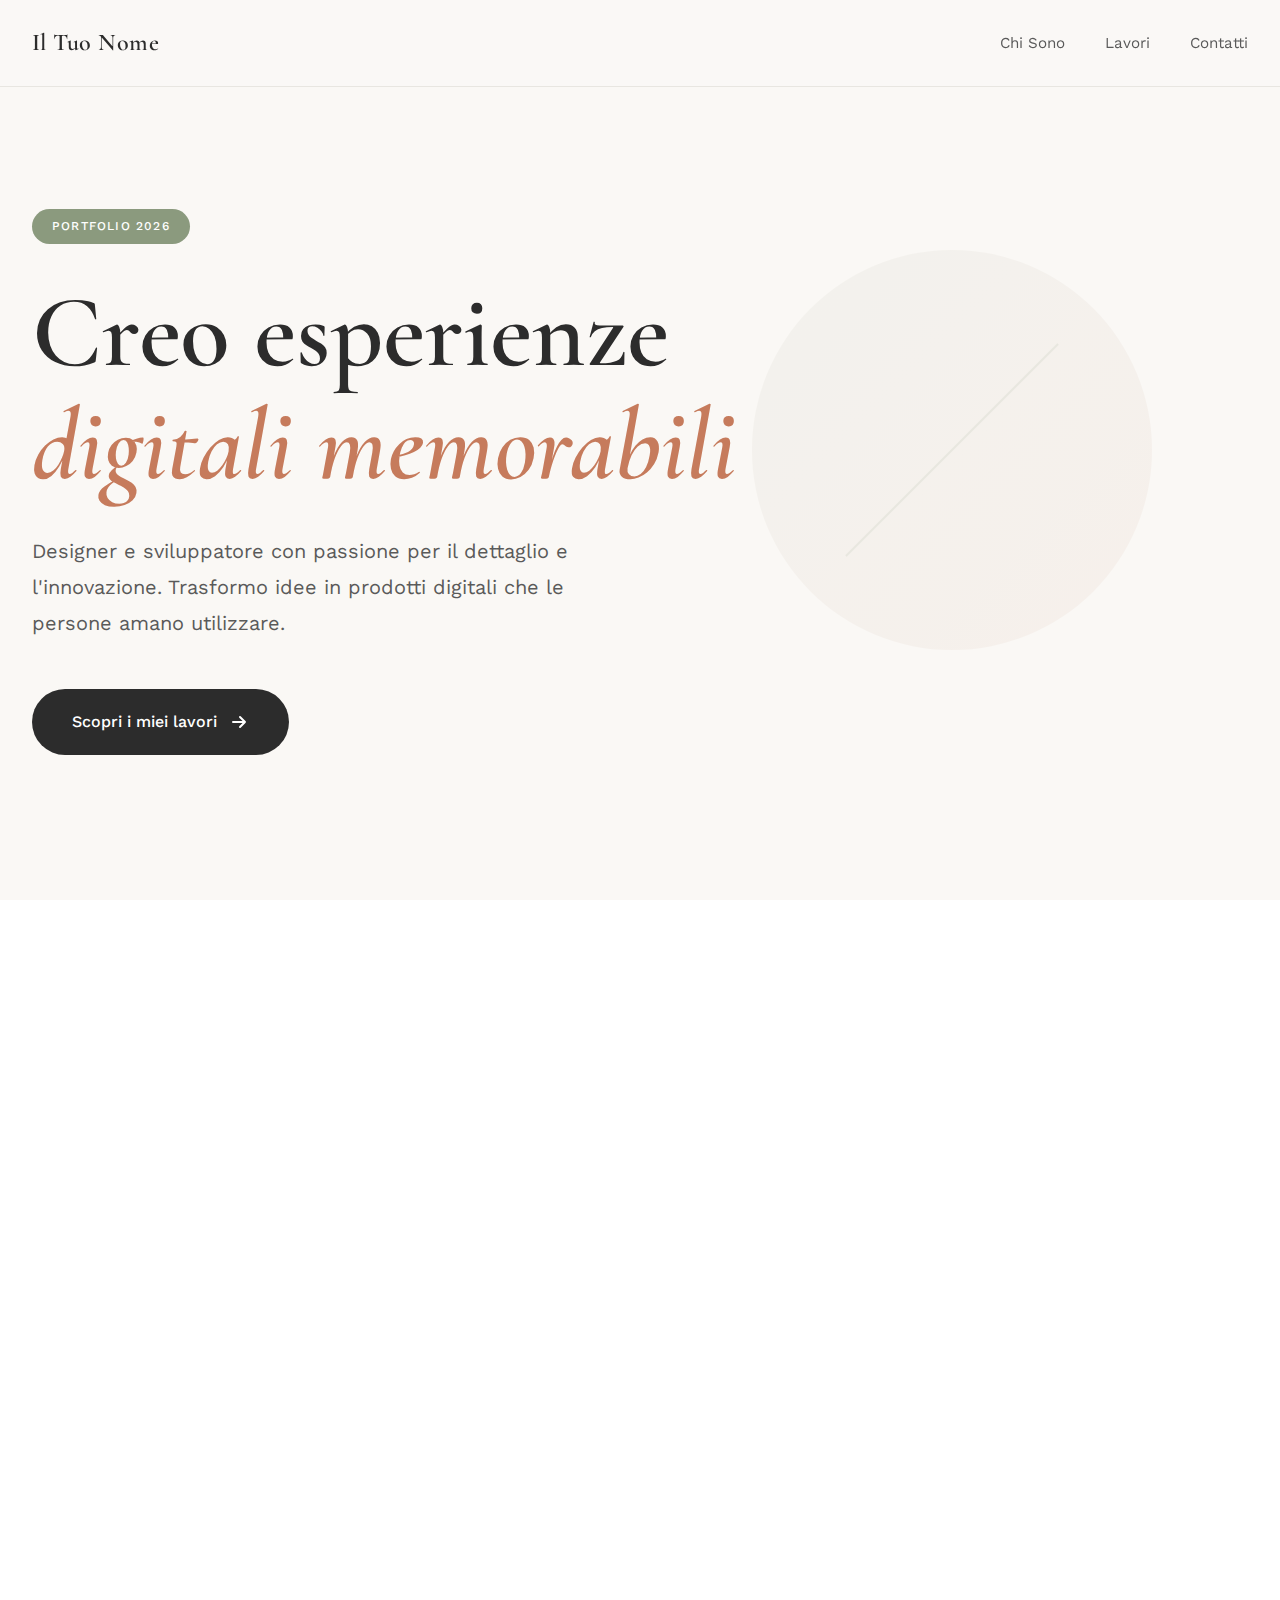
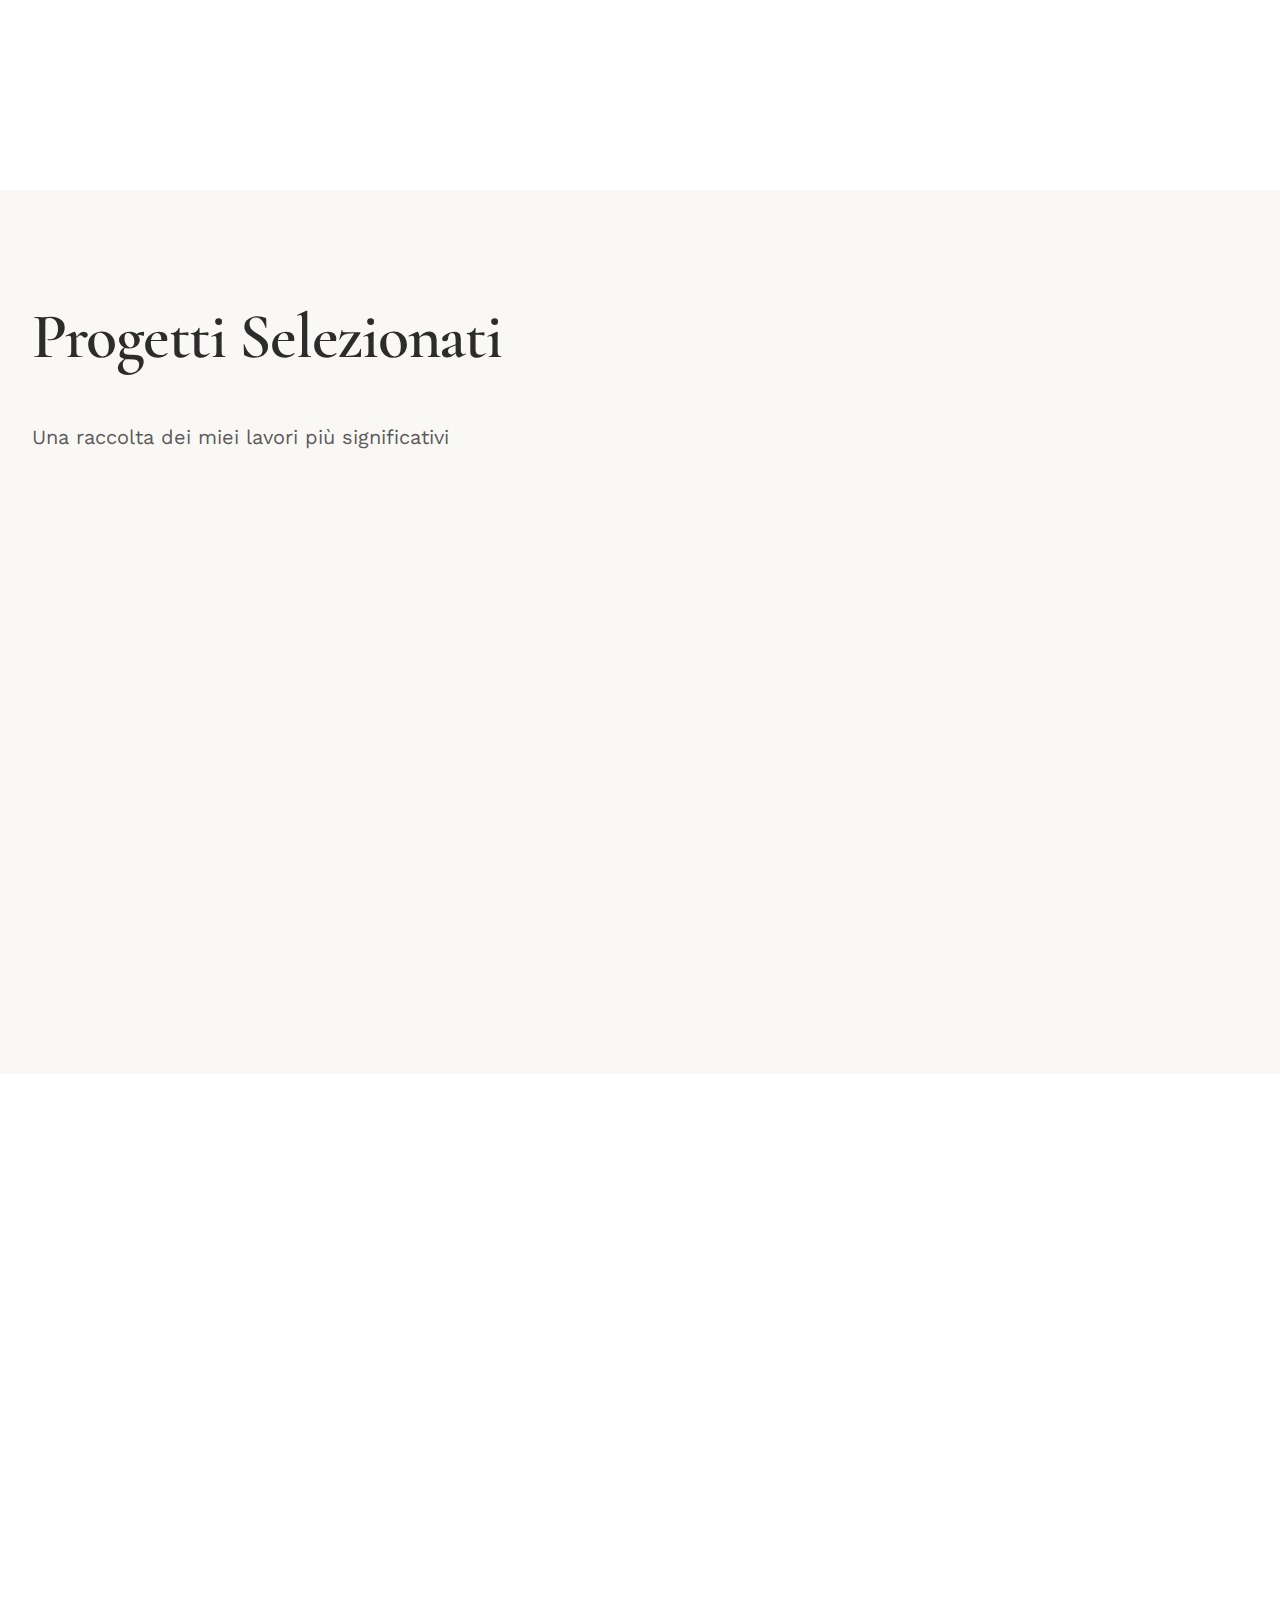
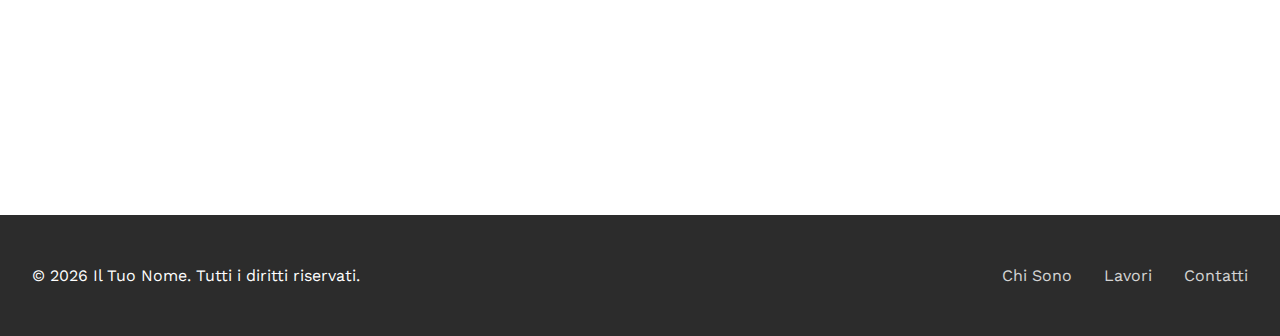
<file: index.html>
<!DOCTYPE html>
<html lang="it">
<head>
    <meta charset="UTF-8">
    <meta name="viewport" content="width=device-width, initial-scale=1.0">
    <title>Il Tuo Nome - Portfolio Professionale</title>
    <link rel="stylesheet" href="style.css">
    <link rel="preconnect" href="https://fonts.googleapis.com">
    <link rel="preconnect" href="https://fonts.gstatic.com" crossorigin>
    <link href="https://fonts.googleapis.com/css2?family=Cormorant+Garamond:wght@400;500;600;700&family=Work+Sans:wght@300;400;500;600&display=swap" rel="stylesheet">
</head>
<body>
    <nav class="nav-container">
        <div class="nav-content">
            <a href="index.html" class="logo">Il Tuo Nome</a>
            <div class="nav-links">
                <a href="#about" class="nav-link">Chi Sono</a>
                <a href="#work" class="nav-link">Lavori</a>
                <a href="#contact" class="nav-link">Contatti</a>
            </div>
        </div>
    </nav>

    <header class="hero">
        <div class="hero-content">
            <div class="hero-badge">Portfolio 2026</div>
            <h1 class="hero-title">
                <span class="title-line">Creo esperienze</span>
                <span class="title-line highlight">digitali memorabili</span>
            </h1>
            <p class="hero-description">
                Designer e sviluppatore con passione per il dettaglio e l'innovazione. 
                Trasformo idee in prodotti digitali che le persone amano utilizzare.
            </p>
            <a href="#work" class="cta-button">
                <span>Scopri i miei lavori</span>
                <svg width="20" height="20" viewBox="0 0 20 20" fill="none">
                    <path d="M4 10H16M16 10L11 5M16 10L11 15" stroke="currentColor" stroke-width="2" stroke-linecap="round"/>
                </svg>
            </a>
        </div>
        <div class="hero-decoration">
            <div class="decoration-circle"></div>
            <div class="decoration-line"></div>
        </div>
    </header>

    <section id="about" class="about-section">
        <div class="section-container">
            <div class="about-grid">
                <div class="about-text">
                    <h2 class="section-title">Chi Sono</h2>
                    <div class="text-content">
                        <p>Sono un professionista creativo con oltre X anni di esperienza nel campo del design e dello sviluppo digitale. La mia missione è creare prodotti che uniscono estetica raffinata e funzionalità impeccabile.</p>
                        <p>Mi specializzo in design di interfacce, sviluppo frontend e strategia digitale. Ogni progetto è un'opportunità per esplorare nuove soluzioni creative e tecnologie innovative.</p>
                    </div>
                    <div class="skills-list">
                        <div class="skill-tag">UI/UX Design</div>
                        <div class="skill-tag">Frontend Development</div>
                        <div class="skill-tag">Brand Identity</div>
                        <div class="skill-tag">Creative Direction</div>
                    </div>
                </div>
                <div class="about-image">
                    <div class="image-placeholder">
                        <span>La tua foto</span>
                    </div>
                </div>
            </div>
        </div>
    </section>

    <section id="work" class="work-section">
        <div class="section-container">
            <div class="section-header">
                <h2 class="section-title">Progetti Selezionati</h2>
                <p class="section-subtitle">Una raccolta dei miei lavori più significativi</p>
            </div>
            
            <div class="work-grid">
                <article class="work-card">
                    <a href="work1.html" class="work-link">
                        <div class="work-image">
                            <div class="work-image-placeholder">
                                <span>Progetto 1</span>
                            </div>
                            <div class="work-overlay">
                                <span class="view-project">Vedi Progetto →</span>
                            </div>
                        </div>
                        <div class="work-info">
                            <h3 class="work-title">Nome Progetto 1</h3>
                            <p class="work-description">Breve descrizione del progetto e del lavoro svolto. Risultati ottenuti e competenze applicate.</p>
                            <div class="work-tags">
                                <span class="tag">Design</span>
                                <span class="tag">Development</span>
                            </div>
                        </div>
                    </a>
                </article>

                <article class="work-card">
                    <a href="work2.html" class="work-link">
                        <div class="work-image">
                            <div class="work-image-placeholder">
                                <span>Progetto 2</span>
                            </div>
                            <div class="work-overlay">
                                <span class="view-project">Vedi Progetto →</span>
                            </div>
                        </div>
                        <div class="work-info">
                            <h3 class="work-title">Nome Progetto 2</h3>
                            <p class="work-description">Breve descrizione del progetto e del lavoro svolto. Risultati ottenuti e competenze applicate.</p>
                            <div class="work-tags">
                                <span class="tag">Branding</span>
                                <span class="tag">Strategy</span>
                            </div>
                        </div>
                    </a>
                </article>

                <article class="work-card">
                    <a href="work3.html" class="work-link">
                        <div class="work-image">
                            <div class="work-image-placeholder">
                                <span>Progetto 3</span>
                            </div>
                            <div class="work-overlay">
                                <span class="view-project">Vedi Progetto →</span>
                            </div>
                        </div>
                        <div class="work-info">
                            <h3 class="work-title">Nome Progetto 3</h3>
                            <p class="work-description">Breve descrizione del progetto e del lavoro svolto. Risultati ottenuti e competenze applicate.</p>
                            <div class="work-tags">
                                <span class="tag">UI/UX</span>
                                <span class="tag">Mobile</span>
                            </div>
                        </div>
                    </a>
                </article>
            </div>
        </div>
    </section>

    <section id="contact" class="contact-section">
        <div class="section-container">
            <div class="contact-content">
                <h2 class="section-title">Lavoriamo Insieme</h2>
                <p class="contact-text">Hai un progetto in mente? Parliamone. Sono sempre aperto a nuove collaborazioni e sfide creative.</p>
                <div class="contact-methods">
                    <a href="mailto:tua-email@example.com" class="contact-button">
                        <span>Email</span>
                        <span class="contact-detail">tua-email@example.com</span>
                    </a>
                    <a href="https://linkedin.com/in/tuoprofilo" class="contact-button" target="_blank">
                        <span>LinkedIn</span>
                        <span class="contact-detail">/tuoprofilo</span>
                    </a>
                    <a href="https://github.com/tuoprofilo" class="contact-button" target="_blank">
                        <span>GitHub</span>
                        <span class="contact-detail">/tuoprofilo</span>
                    </a>
                </div>
            </div>
        </div>
    </section>

    <footer class="footer">
        <div class="footer-content">
            <p>&copy; 2026 Il Tuo Nome. Tutti i diritti riservati.</p>
            <div class="footer-links">
                <a href="#about">Chi Sono</a>
                <a href="#work">Lavori</a>
                <a href="#contact">Contatti</a>
            </div>
        </div>
    </footer>

    <script>
        // Smooth scroll
        document.querySelectorAll('a[href^="#"]').forEach(anchor => {
            anchor.addEventListener('click', function (e) {
                e.preventDefault();
                const target = document.querySelector(this.getAttribute('href'));
                if (target) {
                    target.scrollIntoView({ behavior: 'smooth', block: 'start' });
                }
            });
        });

        // Intersection Observer for fade-in animations
        const observerOptions = {
            threshold: 0.1,
            rootMargin: '0px 0px -100px 0px'
        };

        const observer = new IntersectionObserver((entries) => {
            entries.forEach(entry => {
                if (entry.isIntersecting) {
                    entry.target.classList.add('visible');
                }
            });
        }, observerOptions);

        document.querySelectorAll('.work-card, .about-grid, .contact-content').forEach(el => {
            observer.observe(el);
        });
    </script>
</body>
</html>
</file>
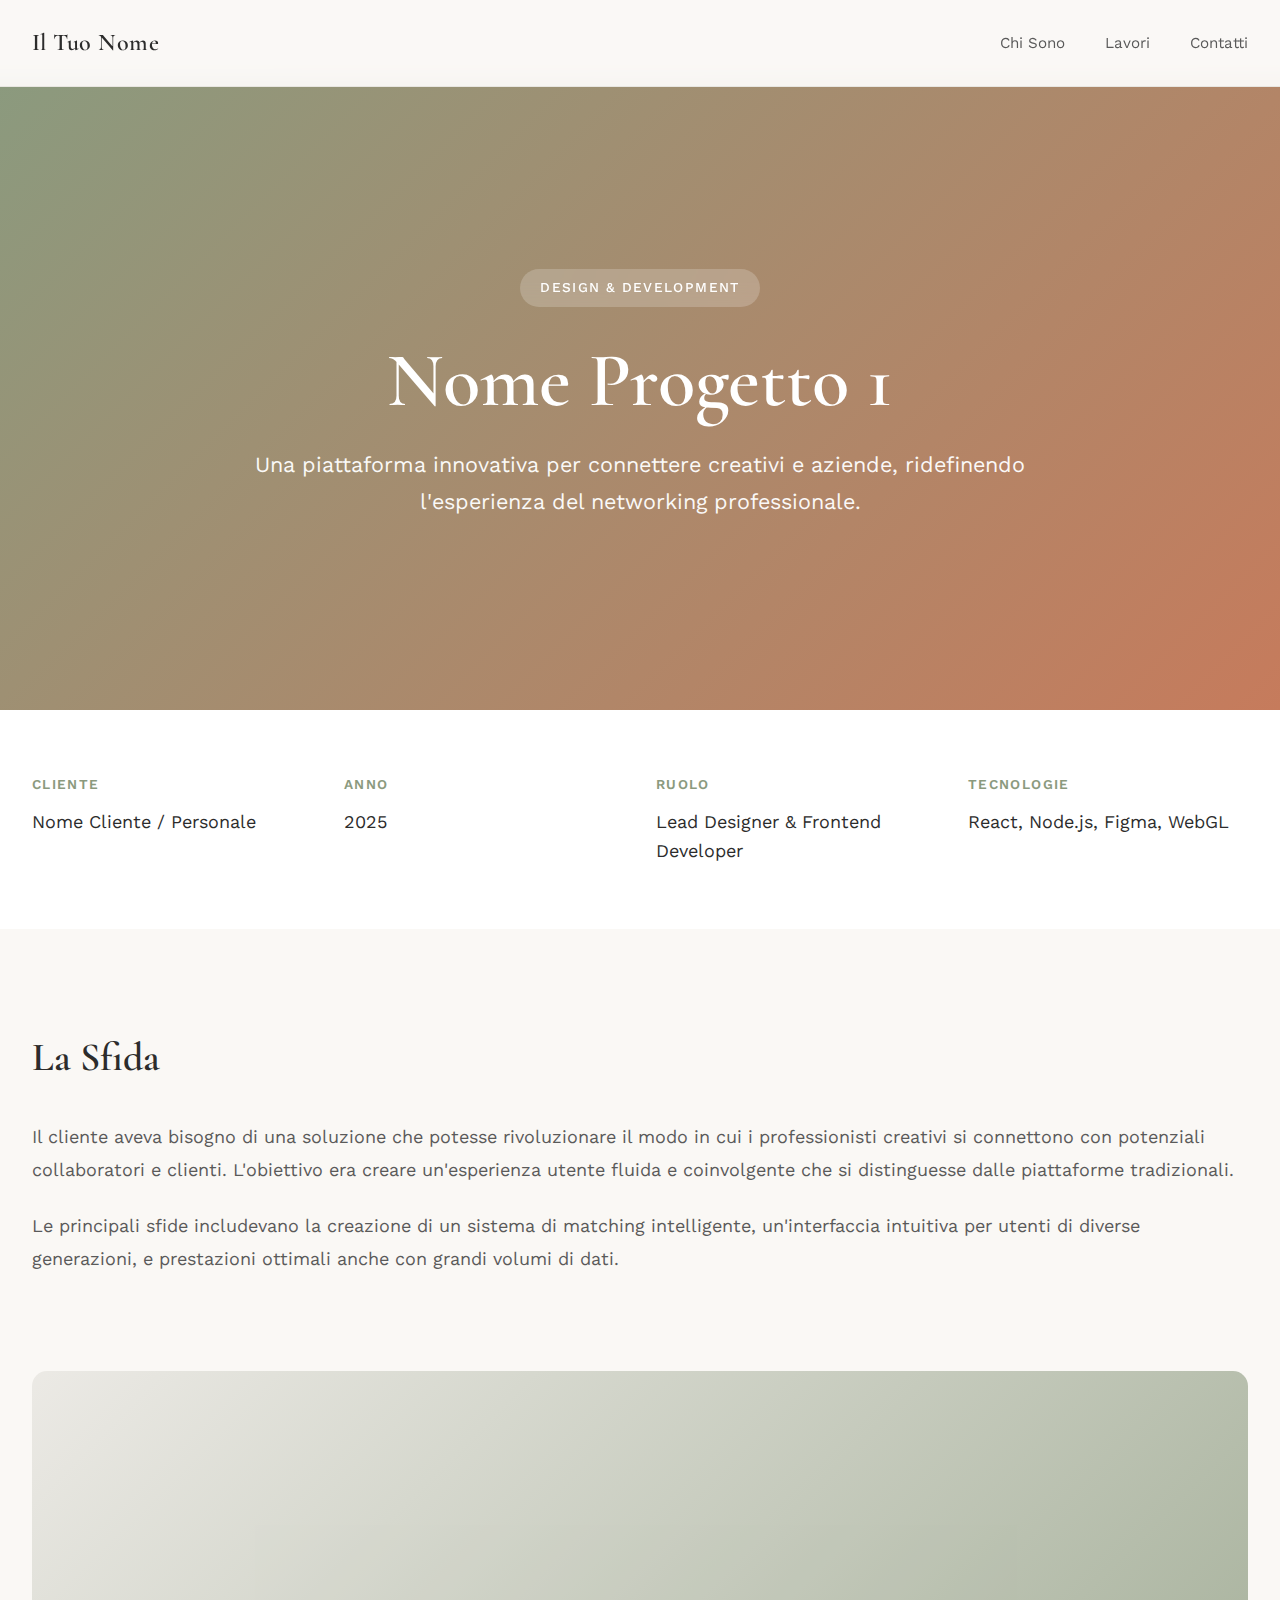
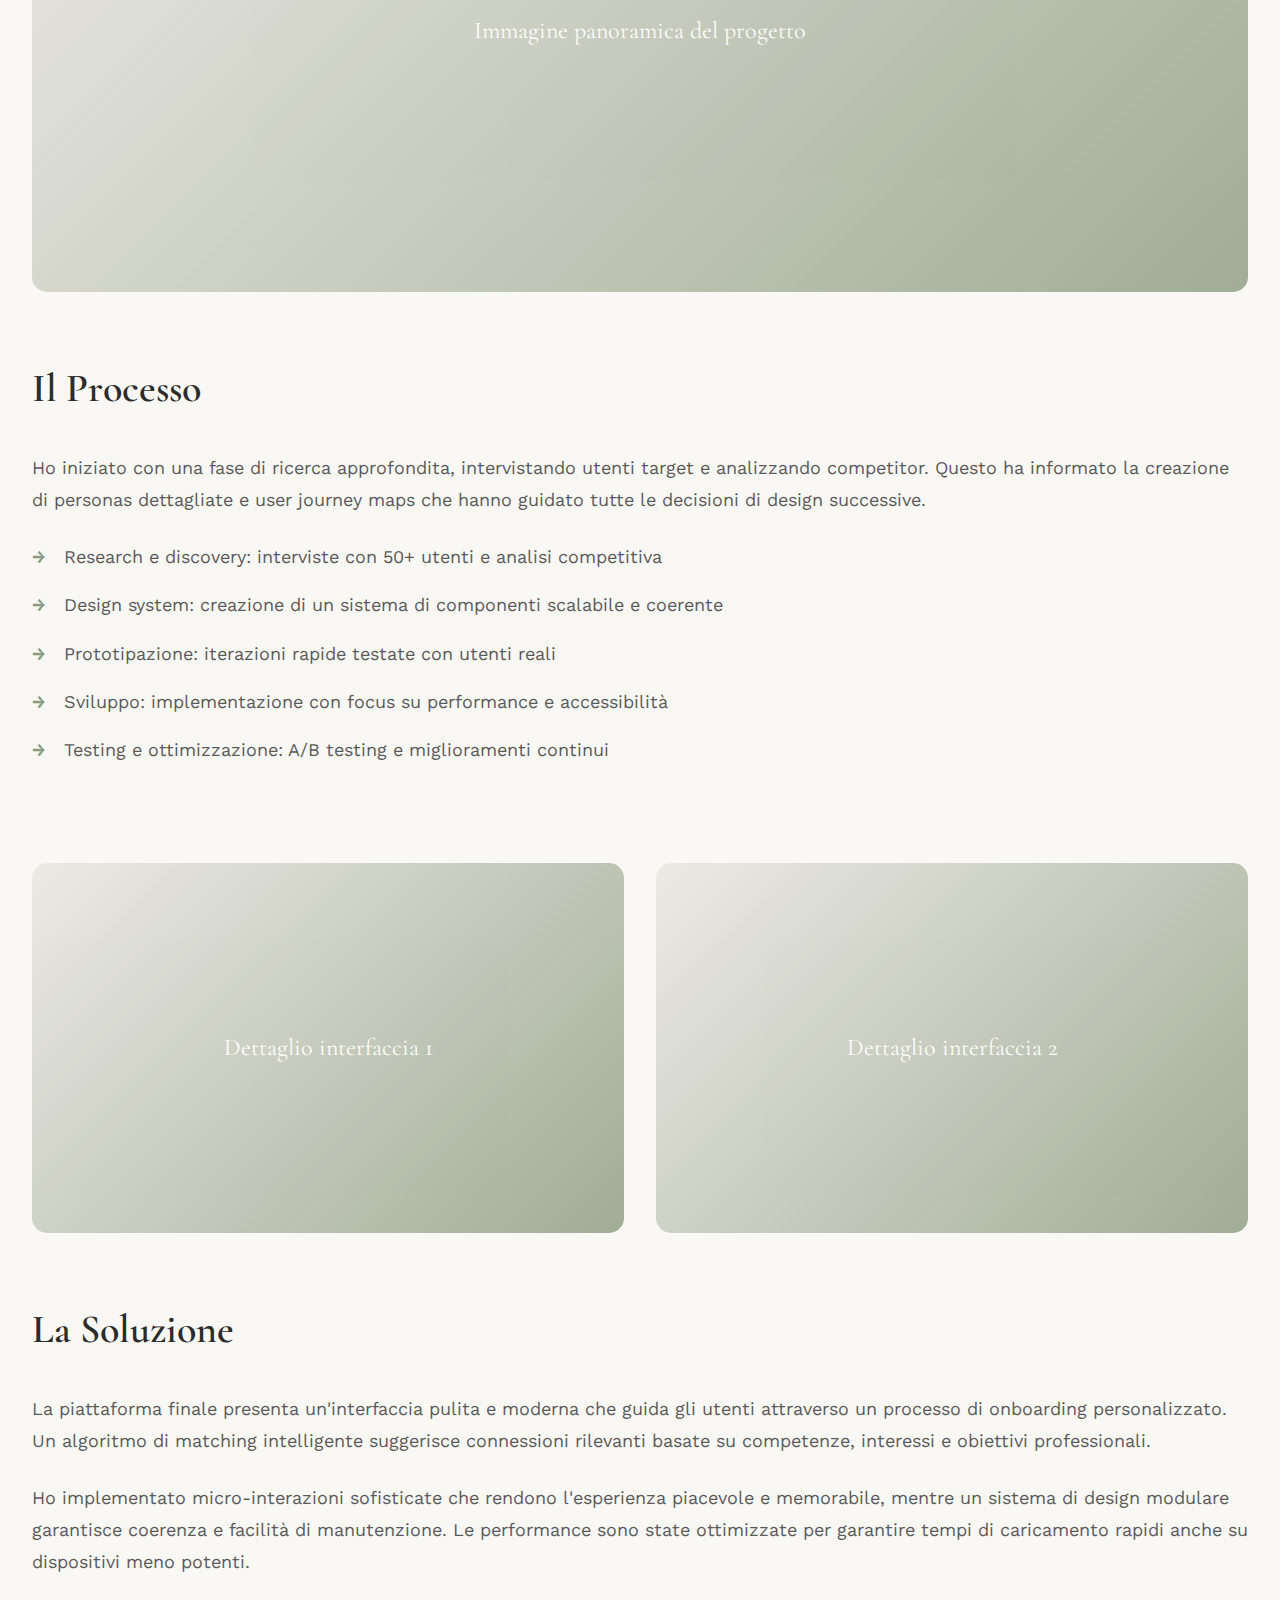
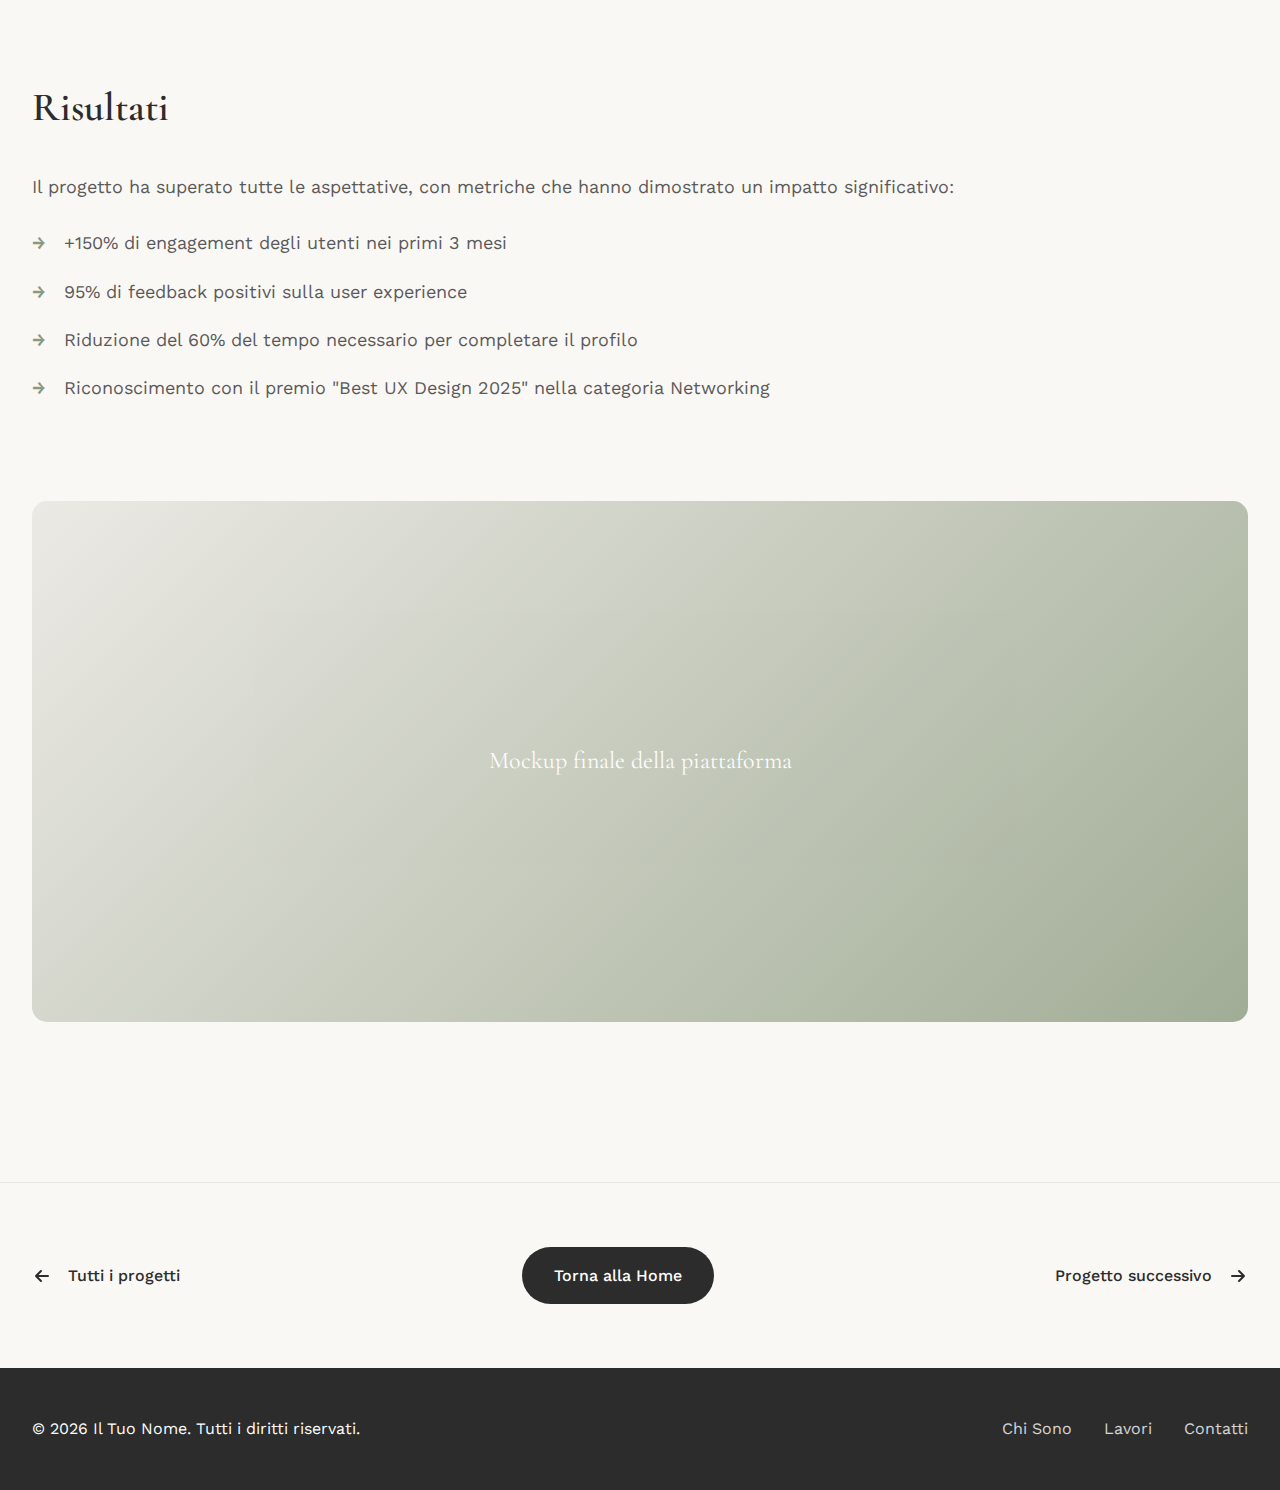
<file: work1.html>
<!DOCTYPE html>
<html lang="it">
<head>
    <meta charset="UTF-8">
    <meta name="viewport" content="width=device-width, initial-scale=1.0">
    <title>Progetto 1 - Il Tuo Nome</title>
    <link rel="stylesheet" href="style.css">
    <link rel="preconnect" href="https://fonts.googleapis.com">
    <link rel="preconnect" href="https://fonts.gstatic.com" crossorigin>
    <link href="https://fonts.googleapis.com/css2?family=Cormorant+Garamond:wght@400;500;600;700&family=Work+Sans:wght@300;400;500;600&display=swap" rel="stylesheet">
    <style>
        .project-hero {
            min-height: 70vh;
            display: flex;
            align-items: center;
            justify-content: center;
            background: linear-gradient(135deg, var(--color-sage) 0%, var(--color-terracotta) 100%);
            position: relative;
            overflow: hidden;
            margin-top: 80px;
        }

        .project-hero-content {
            text-align: center;
            color: var(--color-white);
            max-width: 900px;
            padding: 2rem;
            position: relative;
            z-index: 2;
        }

        .project-category {
            display: inline-block;
            padding: 0.5rem 1.25rem;
            background: rgba(255, 255, 255, 0.2);
            backdrop-filter: blur(10px);
            font-size: 0.85rem;
            font-weight: 500;
            text-transform: uppercase;
            letter-spacing: 0.1em;
            border-radius: 50px;
            margin-bottom: 2rem;
            animation: fadeInUp 0.8s ease-out 0.2s both;
        }

        .project-hero h1 {
            font-family: var(--font-display);
            font-size: clamp(3rem, 6vw, 5rem);
            font-weight: 600;
            line-height: 1.1;
            margin-bottom: 1.5rem;
            animation: fadeInUp 0.8s ease-out 0.3s both;
        }

        .project-hero-description {
            font-size: 1.35rem;
            line-height: 1.7;
            opacity: 0.95;
            animation: fadeInUp 0.8s ease-out 0.4s both;
        }

        .project-meta {
            display: grid;
            grid-template-columns: repeat(auto-fit, minmax(200px, 1fr));
            gap: 2rem;
            max-width: 1400px;
            margin: 0 auto;
            padding: 4rem 2rem;
            background: var(--color-white);
        }

        .meta-item h3 {
            font-family: var(--font-body);
            font-size: 0.85rem;
            text-transform: uppercase;
            letter-spacing: 0.1em;
            color: var(--color-sage);
            margin-bottom: 0.75rem;
            font-weight: 600;
        }

        .meta-item p {
            font-size: 1.125rem;
            color: var(--color-charcoal);
            line-height: 1.6;
        }

        .project-content {
            max-width: 1400px;
            margin: 0 auto;
            padding: var(--space-xl) 2rem;
        }

        .content-section {
            margin-bottom: var(--space-xl);
        }

        .content-section h2 {
            font-family: var(--font-display);
            font-size: 2.5rem;
            font-weight: 600;
            color: var(--color-charcoal);
            margin-bottom: var(--space-md);
        }

        .content-section p {
            font-size: 1.125rem;
            line-height: 1.8;
            color: var(--color-warm-grey);
            margin-bottom: 1.5rem;
        }

        .content-section ul {
            list-style: none;
            padding-left: 0;
        }

        .content-section li {
            font-size: 1.125rem;
            line-height: 1.8;
            color: var(--color-warm-grey);
            margin-bottom: 1rem;
            padding-left: 2rem;
            position: relative;
        }

        .content-section li::before {
            content: '→';
            position: absolute;
            left: 0;
            color: var(--color-sage);
            font-weight: 600;
        }

        .project-image-grid {
            display: grid;
            grid-template-columns: repeat(2, 1fr);
            gap: 2rem;
            margin: var(--space-lg) 0;
        }

        .project-image {
            width: 100%;
            aspect-ratio: 16/10;
            background: linear-gradient(135deg, var(--color-light-grey) 0%, var(--color-sage) 100%);
            border-radius: 15px;
            display: flex;
            align-items: center;
            justify-content: center;
            font-family: var(--font-display);
            font-size: 1.5rem;
            color: var(--color-white);
            opacity: 0.8;
        }

        .project-image.full {
            grid-column: 1 / -1;
            aspect-ratio: 21/9;
        }

        .project-nav {
            display: flex;
            justify-content: space-between;
            align-items: center;
            max-width: 1400px;
            margin: 0 auto;
            padding: var(--space-lg) 2rem;
            border-top: 1px solid var(--color-light-grey);
        }

        .nav-project {
            display: flex;
            align-items: center;
            gap: 1rem;
            text-decoration: none;
            color: var(--color-charcoal);
            font-size: 1rem;
            font-weight: 500;
            transition: var(--transition-smooth);
        }

        .nav-project:hover {
            color: var(--color-sage);
            transform: translateX(-5px);
        }

        .nav-project.next:hover {
            transform: translateX(5px);
        }

        .nav-project svg {
            transition: transform 0.3s ease;
        }

        .back-home {
            padding: 1rem 2rem;
            background: var(--color-charcoal);
            color: var(--color-white);
            text-decoration: none;
            border-radius: 50px;
            font-weight: 500;
            transition: var(--transition-smooth);
        }

        .back-home:hover {
            background: var(--color-sage);
            transform: translateY(-2px);
        }

        @media (max-width: 768px) {
            .project-meta {
                grid-template-columns: 1fr;
            }

            .project-image-grid {
                grid-template-columns: 1fr;
            }

            .project-nav {
                flex-direction: column;
                gap: 1.5rem;
            }
        }
    </style>
</head>
<body>
    <nav class="nav-container">
        <div class="nav-content">
            <a href="index.html" class="logo">Il Tuo Nome</a>
            <div class="nav-links">
                <a href="index.html#about" class="nav-link">Chi Sono</a>
                <a href="index.html#work" class="nav-link">Lavori</a>
                <a href="index.html#contact" class="nav-link">Contatti</a>
            </div>
        </div>
    </nav>

    <section class="project-hero">
        <div class="project-hero-content">
            <div class="project-category">Design & Development</div>
            <h1>Nome Progetto 1</h1>
            <p class="project-hero-description">
                Una piattaforma innovativa per connettere creativi e aziende, 
                ridefinendo l'esperienza del networking professionale.
            </p>
        </div>
    </section>

    <section class="project-meta">
        <div class="meta-item">
            <h3>Cliente</h3>
            <p>Nome Cliente / Personale</p>
        </div>
        <div class="meta-item">
            <h3>Anno</h3>
            <p>2025</p>
        </div>
        <div class="meta-item">
            <h3>Ruolo</h3>
            <p>Lead Designer & Frontend Developer</p>
        </div>
        <div class="meta-item">
            <h3>Tecnologie</h3>
            <p>React, Node.js, Figma, WebGL</p>
        </div>
    </section>

    <div class="project-content">
        <section class="content-section">
            <h2>La Sfida</h2>
            <p>
                Il cliente aveva bisogno di una soluzione che potesse rivoluzionare il modo in cui i 
                professionisti creativi si connettono con potenziali collaboratori e clienti. 
                L'obiettivo era creare un'esperienza utente fluida e coinvolgente che si distinguesse 
                dalle piattaforme tradizionali.
            </p>
            <p>
                Le principali sfide includevano la creazione di un sistema di matching intelligente, 
                un'interfaccia intuitiva per utenti di diverse generazioni, e prestazioni ottimali 
                anche con grandi volumi di dati.
            </p>
        </section>

        <div class="project-image-grid">
            <div class="project-image full">Immagine panoramica del progetto</div>
        </div>

        <section class="content-section">
            <h2>Il Processo</h2>
            <p>
                Ho iniziato con una fase di ricerca approfondita, intervistando utenti target e 
                analizzando competitor. Questo ha informato la creazione di personas dettagliate e 
                user journey maps che hanno guidato tutte le decisioni di design successive.
            </p>
            <ul>
                <li>Research e discovery: interviste con 50+ utenti e analisi competitiva</li>
                <li>Design system: creazione di un sistema di componenti scalabile e coerente</li>
                <li>Prototipazione: iterazioni rapide testate con utenti reali</li>
                <li>Sviluppo: implementazione con focus su performance e accessibilità</li>
                <li>Testing e ottimizzazione: A/B testing e miglioramenti continui</li>
            </ul>
        </section>

        <div class="project-image-grid">
            <div class="project-image">Dettaglio interfaccia 1</div>
            <div class="project-image">Dettaglio interfaccia 2</div>
        </div>

        <section class="content-section">
            <h2>La Soluzione</h2>
            <p>
                La piattaforma finale presenta un'interfaccia pulita e moderna che guida gli utenti 
                attraverso un processo di onboarding personalizzato. Un algoritmo di matching 
                intelligente suggerisce connessioni rilevanti basate su competenze, interessi e 
                obiettivi professionali.
            </p>
            <p>
                Ho implementato micro-interazioni sofisticate che rendono l'esperienza piacevole 
                e memorabile, mentre un sistema di design modulare garantisce coerenza e facilità 
                di manutenzione. Le performance sono state ottimizzate per garantire tempi di 
                caricamento rapidi anche su dispositivi meno potenti.
            </p>
        </section>

        <section class="content-section">
            <h2>Risultati</h2>
            <p>
                Il progetto ha superato tutte le aspettative, con metriche che hanno dimostrato 
                un impatto significativo:
            </p>
            <ul>
                <li>+150% di engagement degli utenti nei primi 3 mesi</li>
                <li>95% di feedback positivi sulla user experience</li>
                <li>Riduzione del 60% del tempo necessario per completare il profilo</li>
                <li>Riconoscimento con il premio "Best UX Design 2025" nella categoria Networking</li>
            </ul>
        </section>

        <div class="project-image-grid">
            <div class="project-image full">Mockup finale della piattaforma</div>
        </div>
    </div>

    <nav class="project-nav">
        <a href="index.html#work" class="nav-project">
            <svg width="20" height="20" viewBox="0 0 20 20" fill="none">
                <path d="M16 10H4M4 10L9 15M4 10L9 5" stroke="currentColor" stroke-width="2" stroke-linecap="round"/>
            </svg>
            <span>Tutti i progetti</span>
        </a>
        <a href="index.html" class="back-home">Torna alla Home</a>
        <a href="work2.html" class="nav-project next">
            <span>Progetto successivo</span>
            <svg width="20" height="20" viewBox="0 0 20 20" fill="none">
                <path d="M4 10H16M16 10L11 5M16 10L11 15" stroke="currentColor" stroke-width="2" stroke-linecap="round"/>
            </svg>
        </a>
    </nav>

    <footer class="footer">
        <div class="footer-content">
            <p>&copy; 2026 Il Tuo Nome. Tutti i diritti riservati.</p>
            <div class="footer-links">
                <a href="index.html#about">Chi Sono</a>
                <a href="index.html#work">Lavori</a>
                <a href="index.html#contact">Contatti</a>
            </div>
        </div>
    </footer>
</body>
</html>
</file>
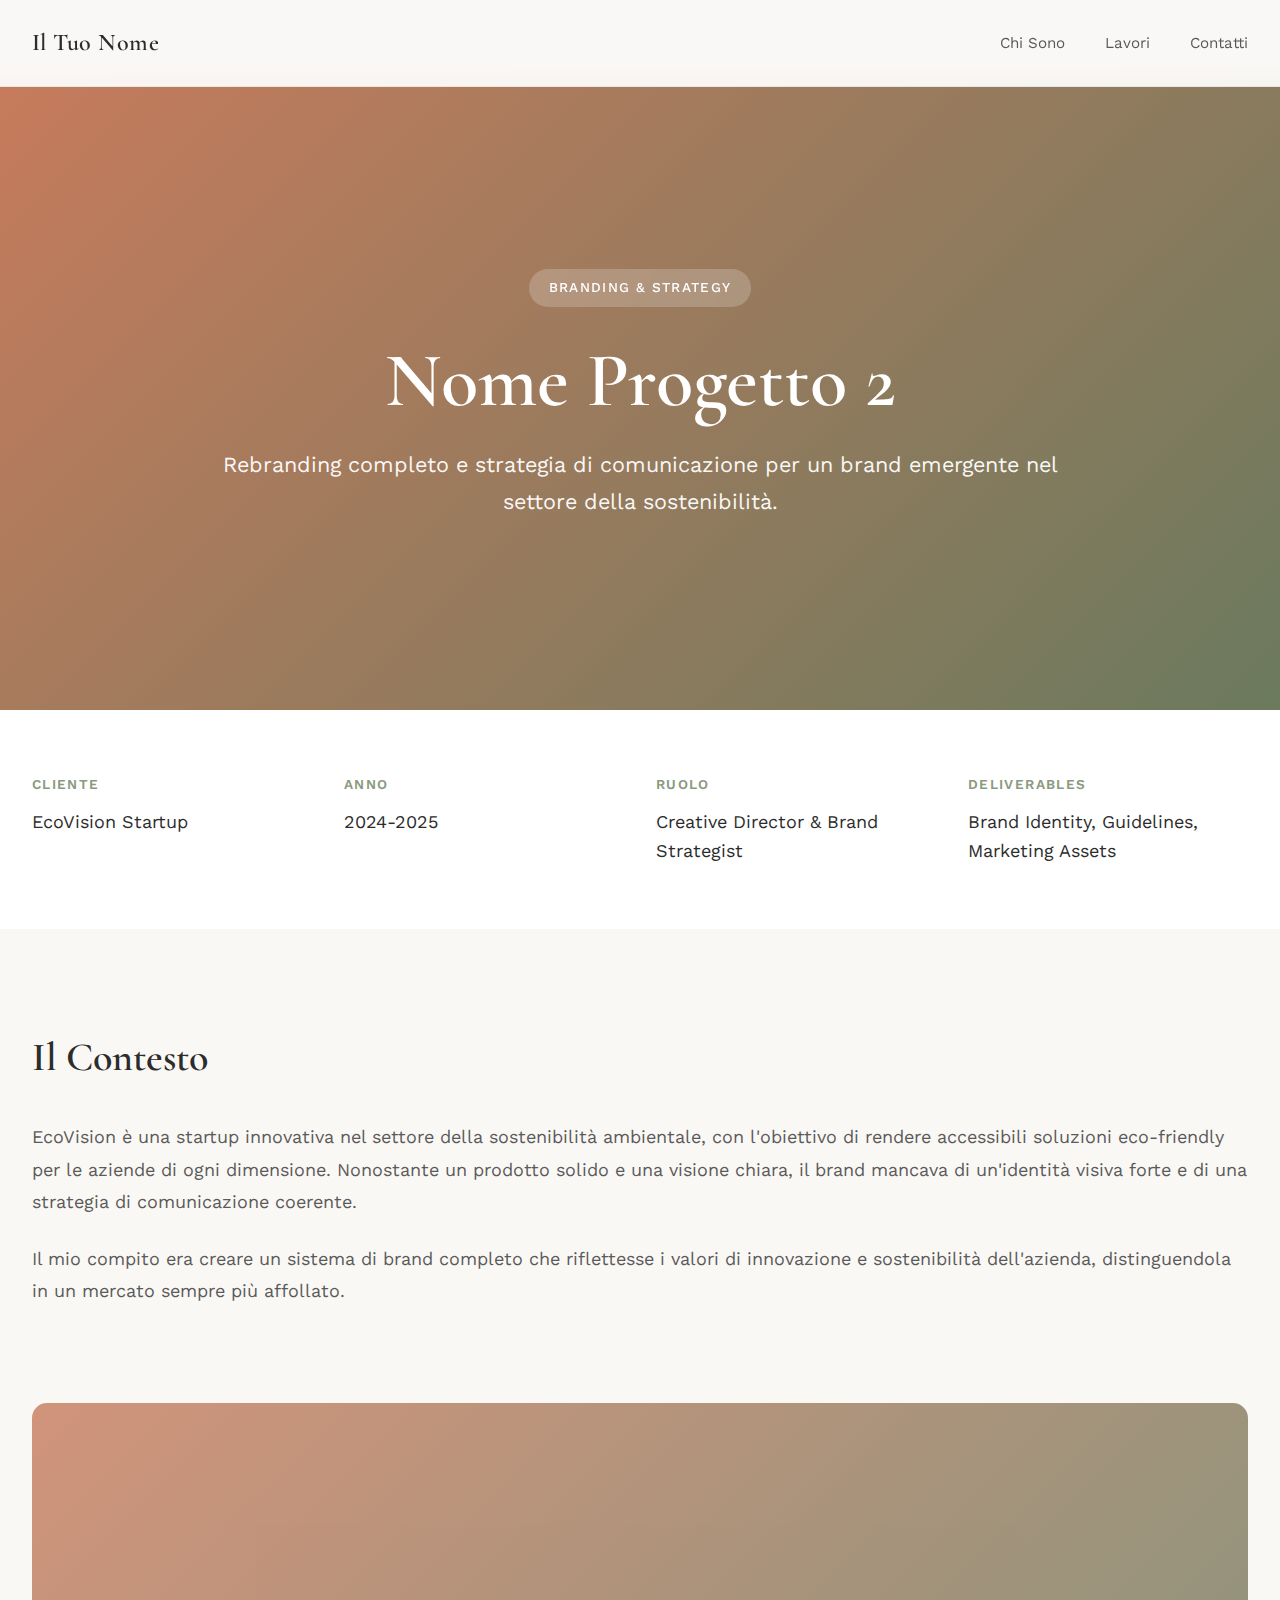
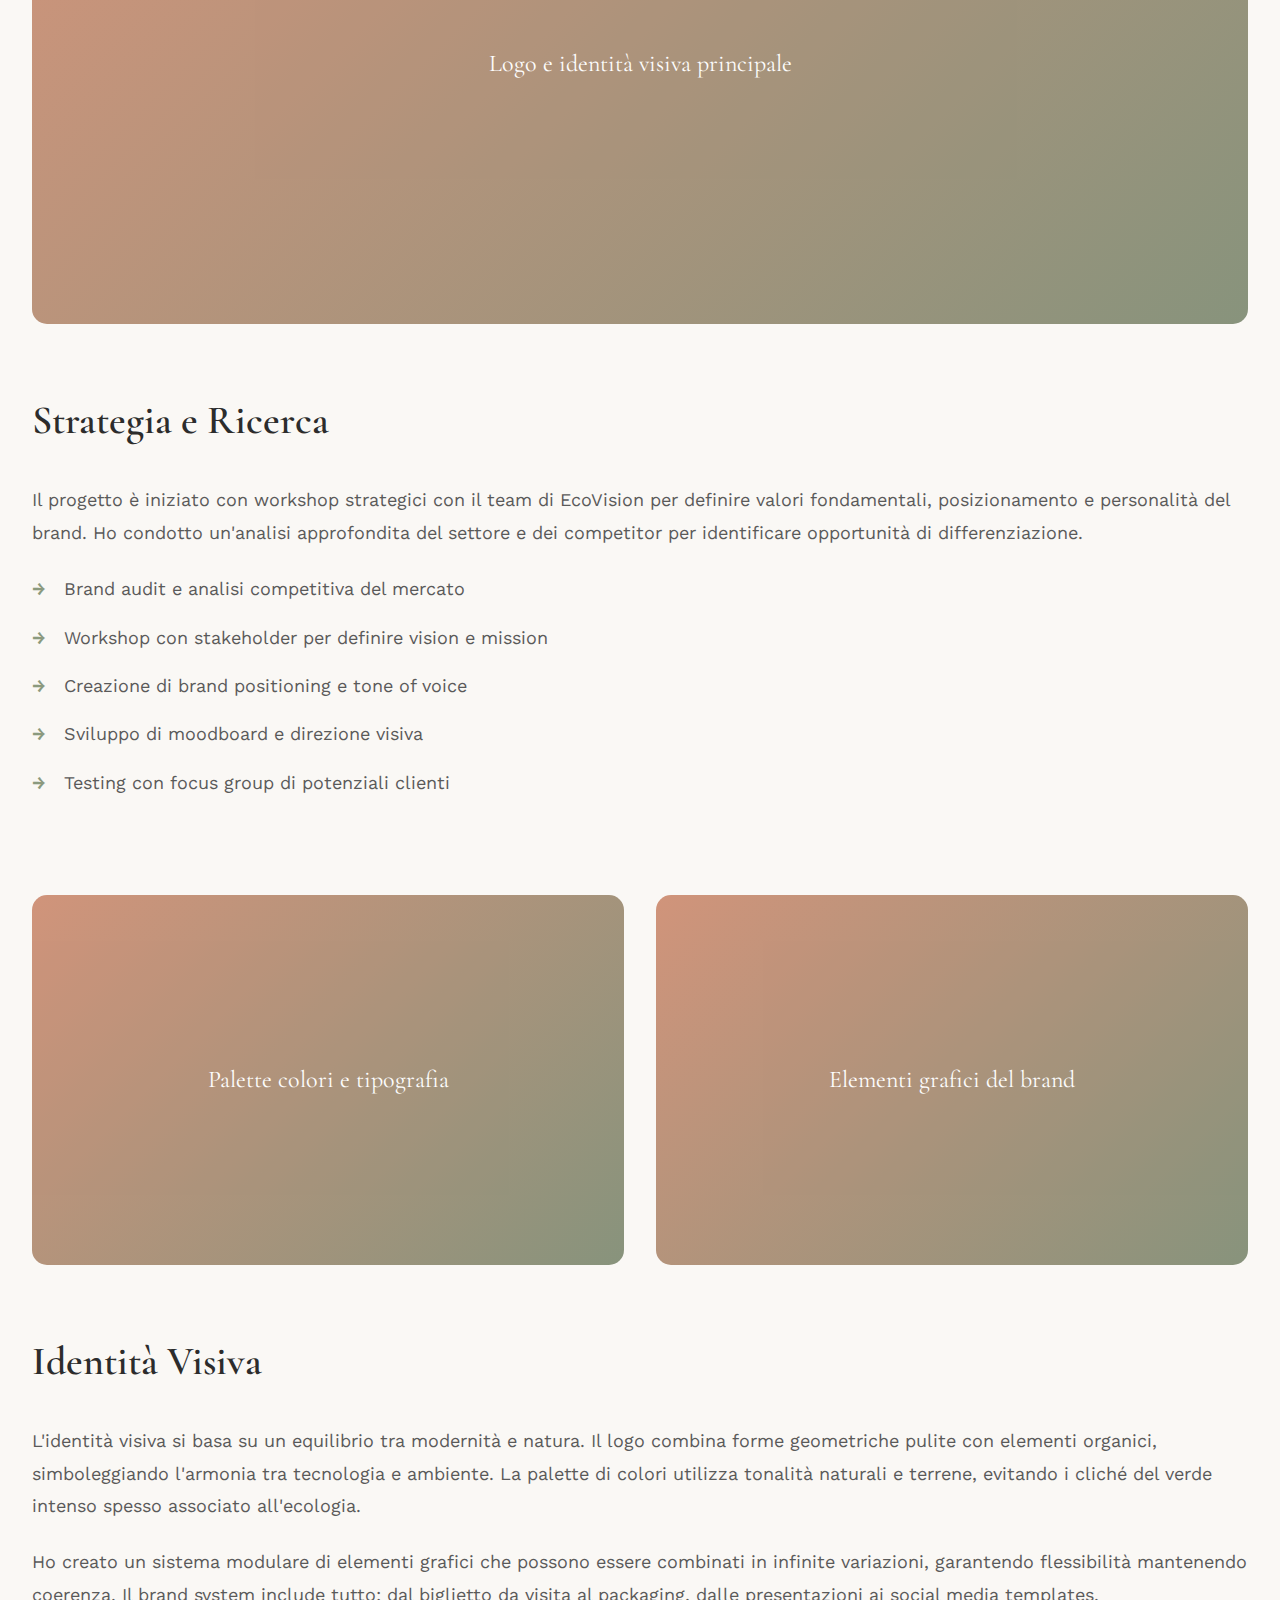
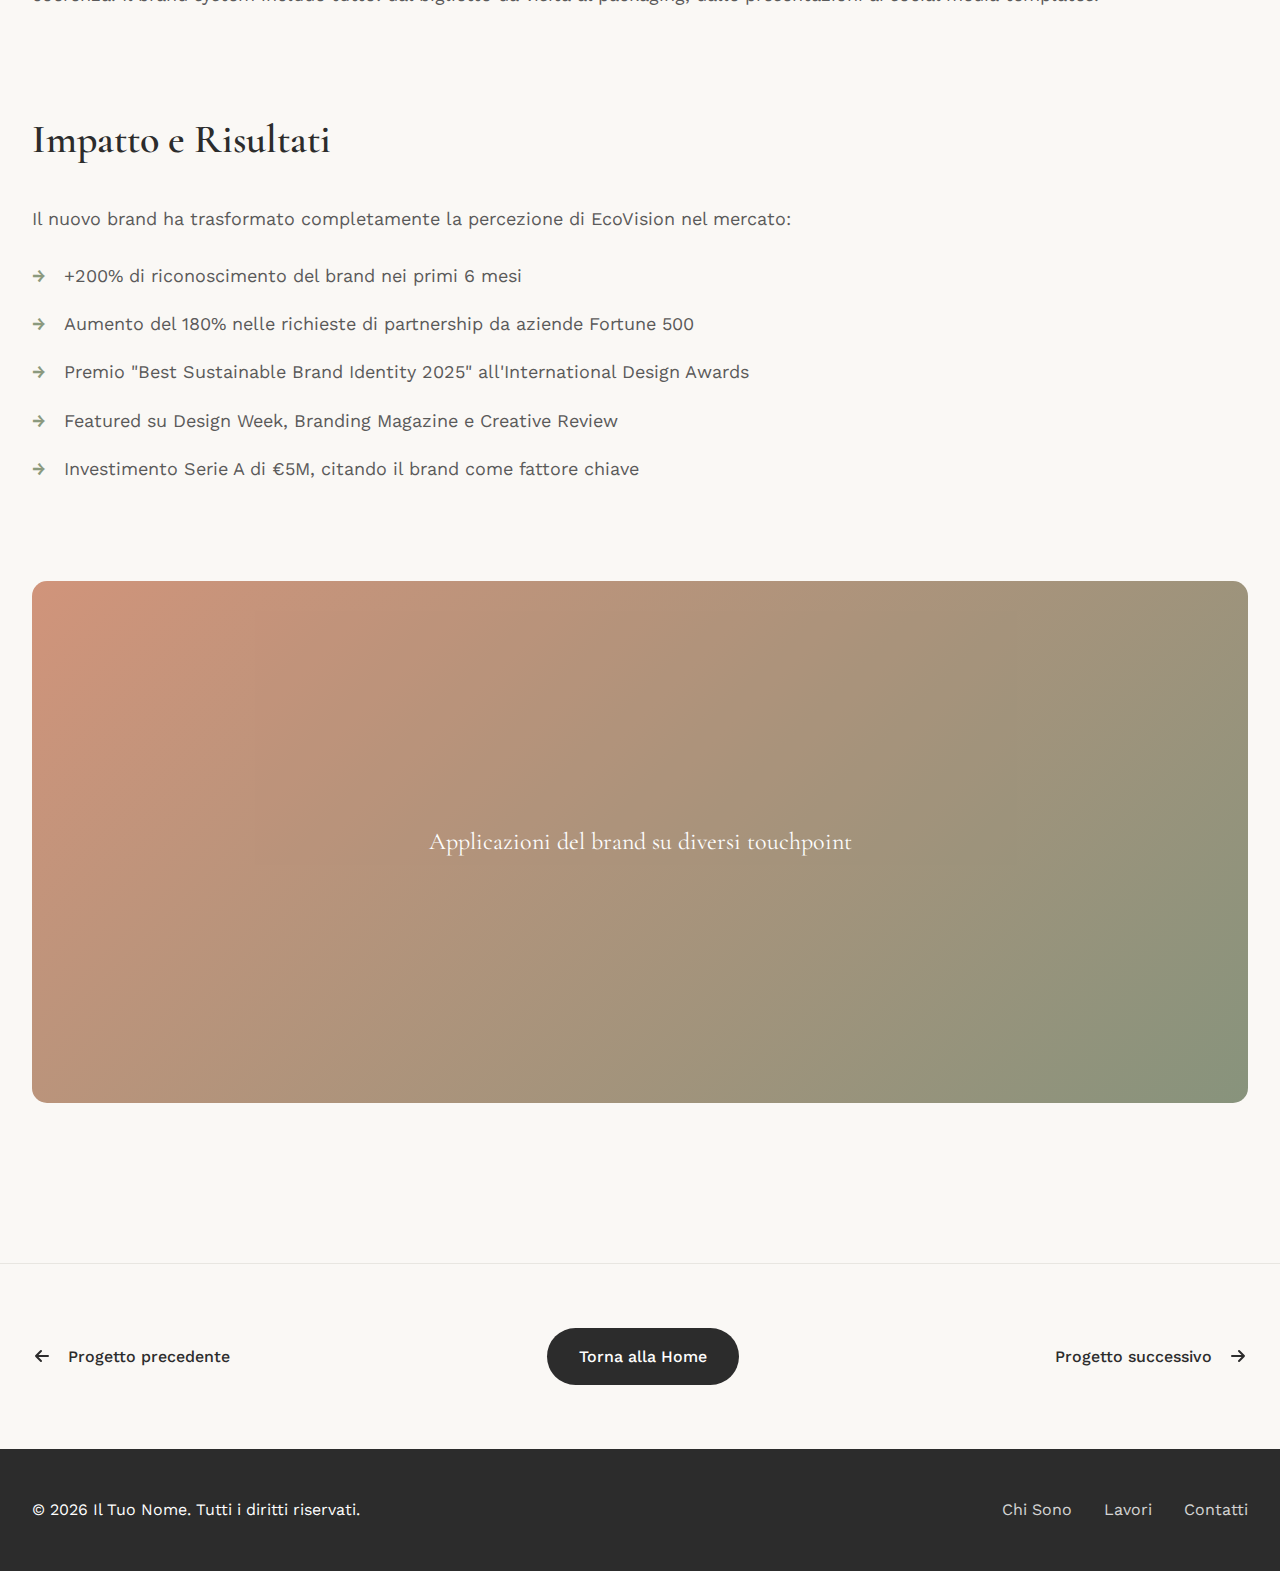
<file: work2.html>
<!DOCTYPE html>
<html lang="it">
<head>
    <meta charset="UTF-8">
    <meta name="viewport" content="width=device-width, initial-scale=1.0">
    <title>Progetto 2 - Il Tuo Nome</title>
    <link rel="stylesheet" href="style.css">
    <link rel="preconnect" href="https://fonts.googleapis.com">
    <link rel="preconnect" href="https://fonts.gstatic.com" crossorigin>
    <link href="https://fonts.googleapis.com/css2?family=Cormorant+Garamond:wght@400;500;600;700&family=Work+Sans:wght@300;400;500;600&display=swap" rel="stylesheet">
    <style>
        .project-hero {
            min-height: 70vh;
            display: flex;
            align-items: center;
            justify-content: center;
            background: linear-gradient(135deg, var(--color-terracotta) 0%, var(--color-sage-dark) 100%);
            position: relative;
            overflow: hidden;
            margin-top: 80px;
        }

        .project-hero-content {
            text-align: center;
            color: var(--color-white);
            max-width: 900px;
            padding: 2rem;
            position: relative;
            z-index: 2;
        }

        .project-category {
            display: inline-block;
            padding: 0.5rem 1.25rem;
            background: rgba(255, 255, 255, 0.2);
            backdrop-filter: blur(10px);
            font-size: 0.85rem;
            font-weight: 500;
            text-transform: uppercase;
            letter-spacing: 0.1em;
            border-radius: 50px;
            margin-bottom: 2rem;
            animation: fadeInUp 0.8s ease-out 0.2s both;
        }

        .project-hero h1 {
            font-family: var(--font-display);
            font-size: clamp(3rem, 6vw, 5rem);
            font-weight: 600;
            line-height: 1.1;
            margin-bottom: 1.5rem;
            animation: fadeInUp 0.8s ease-out 0.3s both;
        }

        .project-hero-description {
            font-size: 1.35rem;
            line-height: 1.7;
            opacity: 0.95;
            animation: fadeInUp 0.8s ease-out 0.4s both;
        }

        .project-meta {
            display: grid;
            grid-template-columns: repeat(auto-fit, minmax(200px, 1fr));
            gap: 2rem;
            max-width: 1400px;
            margin: 0 auto;
            padding: 4rem 2rem;
            background: var(--color-white);
        }

        .meta-item h3 {
            font-family: var(--font-body);
            font-size: 0.85rem;
            text-transform: uppercase;
            letter-spacing: 0.1em;
            color: var(--color-sage);
            margin-bottom: 0.75rem;
            font-weight: 600;
        }

        .meta-item p {
            font-size: 1.125rem;
            color: var(--color-charcoal);
            line-height: 1.6;
        }

        .project-content {
            max-width: 1400px;
            margin: 0 auto;
            padding: var(--space-xl) 2rem;
        }

        .content-section {
            margin-bottom: var(--space-xl);
        }

        .content-section h2 {
            font-family: var(--font-display);
            font-size: 2.5rem;
            font-weight: 600;
            color: var(--color-charcoal);
            margin-bottom: var(--space-md);
        }

        .content-section p {
            font-size: 1.125rem;
            line-height: 1.8;
            color: var(--color-warm-grey);
            margin-bottom: 1.5rem;
        }

        .content-section ul {
            list-style: none;
            padding-left: 0;
        }

        .content-section li {
            font-size: 1.125rem;
            line-height: 1.8;
            color: var(--color-warm-grey);
            margin-bottom: 1rem;
            padding-left: 2rem;
            position: relative;
        }

        .content-section li::before {
            content: '→';
            position: absolute;
            left: 0;
            color: var(--color-sage);
            font-weight: 600;
        }

        .project-image-grid {
            display: grid;
            grid-template-columns: repeat(2, 1fr);
            gap: 2rem;
            margin: var(--space-lg) 0;
        }

        .project-image {
            width: 100%;
            aspect-ratio: 16/10;
            background: linear-gradient(135deg, var(--color-terracotta) 0%, var(--color-sage-dark) 100%);
            border-radius: 15px;
            display: flex;
            align-items: center;
            justify-content: center;
            font-family: var(--font-display);
            font-size: 1.5rem;
            color: var(--color-white);
            opacity: 0.8;
        }

        .project-image.full {
            grid-column: 1 / -1;
            aspect-ratio: 21/9;
        }

        .project-nav {
            display: flex;
            justify-content: space-between;
            align-items: center;
            max-width: 1400px;
            margin: 0 auto;
            padding: var(--space-lg) 2rem;
            border-top: 1px solid var(--color-light-grey);
        }

        .nav-project {
            display: flex;
            align-items: center;
            gap: 1rem;
            text-decoration: none;
            color: var(--color-charcoal);
            font-size: 1rem;
            font-weight: 500;
            transition: var(--transition-smooth);
        }

        .nav-project:hover {
            color: var(--color-sage);
            transform: translateX(-5px);
        }

        .nav-project.next:hover {
            transform: translateX(5px);
        }

        .nav-project svg {
            transition: transform 0.3s ease;
        }

        .back-home {
            padding: 1rem 2rem;
            background: var(--color-charcoal);
            color: var(--color-white);
            text-decoration: none;
            border-radius: 50px;
            font-weight: 500;
            transition: var(--transition-smooth);
        }

        .back-home:hover {
            background: var(--color-sage);
            transform: translateY(-2px);
        }

        @media (max-width: 768px) {
            .project-meta {
                grid-template-columns: 1fr;
            }

            .project-image-grid {
                grid-template-columns: 1fr;
            }

            .project-nav {
                flex-direction: column;
                gap: 1.5rem;
            }
        }
    </style>
</head>
<body>
    <nav class="nav-container">
        <div class="nav-content">
            <a href="index.html" class="logo">Il Tuo Nome</a>
            <div class="nav-links">
                <a href="index.html#about" class="nav-link">Chi Sono</a>
                <a href="index.html#work" class="nav-link">Lavori</a>
                <a href="index.html#contact" class="nav-link">Contatti</a>
            </div>
        </div>
    </nav>

    <section class="project-hero">
        <div class="project-hero-content">
            <div class="project-category">Branding & Strategy</div>
            <h1>Nome Progetto 2</h1>
            <p class="project-hero-description">
                Rebranding completo e strategia di comunicazione per un brand 
                emergente nel settore della sostenibilità.
            </p>
        </div>
    </section>

    <section class="project-meta">
        <div class="meta-item">
            <h3>Cliente</h3>
            <p>EcoVision Startup</p>
        </div>
        <div class="meta-item">
            <h3>Anno</h3>
            <p>2024-2025</p>
        </div>
        <div class="meta-item">
            <h3>Ruolo</h3>
            <p>Creative Director & Brand Strategist</p>
        </div>
        <div class="meta-item">
            <h3>Deliverables</h3>
            <p>Brand Identity, Guidelines, Marketing Assets</p>
        </div>
    </section>

    <div class="project-content">
        <section class="content-section">
            <h2>Il Contesto</h2>
            <p>
                EcoVision è una startup innovativa nel settore della sostenibilità ambientale, 
                con l'obiettivo di rendere accessibili soluzioni eco-friendly per le aziende di 
                ogni dimensione. Nonostante un prodotto solido e una visione chiara, il brand 
                mancava di un'identità visiva forte e di una strategia di comunicazione coerente.
            </p>
            <p>
                Il mio compito era creare un sistema di brand completo che riflettesse i valori 
                di innovazione e sostenibilità dell'azienda, distinguendola in un mercato 
                sempre più affollato.
            </p>
        </section>

        <div class="project-image-grid">
            <div class="project-image full">Logo e identità visiva principale</div>
        </div>

        <section class="content-section">
            <h2>Strategia e Ricerca</h2>
            <p>
                Il progetto è iniziato con workshop strategici con il team di EcoVision per 
                definire valori fondamentali, posizionamento e personalità del brand. 
                Ho condotto un'analisi approfondita del settore e dei competitor per 
                identificare opportunità di differenziazione.
            </p>
            <ul>
                <li>Brand audit e analisi competitiva del mercato</li>
                <li>Workshop con stakeholder per definire vision e mission</li>
                <li>Creazione di brand positioning e tone of voice</li>
                <li>Sviluppo di moodboard e direzione visiva</li>
                <li>Testing con focus group di potenziali clienti</li>
            </ul>
        </section>

        <div class="project-image-grid">
            <div class="project-image">Palette colori e tipografia</div>
            <div class="project-image">Elementi grafici del brand</div>
        </div>

        <section class="content-section">
            <h2>Identità Visiva</h2>
            <p>
                L'identità visiva si basa su un equilibrio tra modernità e natura. Il logo 
                combina forme geometriche pulite con elementi organici, simboleggiando 
                l'armonia tra tecnologia e ambiente. La palette di colori utilizza tonalità 
                naturali e terrene, evitando i cliché del verde intenso spesso associato 
                all'ecologia.
            </p>
            <p>
                Ho creato un sistema modulare di elementi grafici che possono essere 
                combinati in infinite variazioni, garantendo flessibilità mantenendo 
                coerenza. Il brand system include tutto: dal biglietto da visita al 
                packaging, dalle presentazioni ai social media templates.
            </p>
        </section>

        <section class="content-section">
            <h2>Impatto e Risultati</h2>
            <p>
                Il nuovo brand ha trasformato completamente la percezione di EcoVision 
                nel mercato:
            </p>
            <ul>
                <li>+200% di riconoscimento del brand nei primi 6 mesi</li>
                <li>Aumento del 180% nelle richieste di partnership da aziende Fortune 500</li>
                <li>Premio "Best Sustainable Brand Identity 2025" all'International Design Awards</li>
                <li>Featured su Design Week, Branding Magazine e Creative Review</li>
                <li>Investimento Serie A di €5M, citando il brand come fattore chiave</li>
            </ul>
        </section>

        <div class="project-image-grid">
            <div class="project-image full">Applicazioni del brand su diversi touchpoint</div>
        </div>
    </div>

    <nav class="project-nav">
        <a href="work1.html" class="nav-project">
            <svg width="20" height="20" viewBox="0 0 20 20" fill="none">
                <path d="M16 10H4M4 10L9 15M4 10L9 5" stroke="currentColor" stroke-width="2" stroke-linecap="round"/>
            </svg>
            <span>Progetto precedente</span>
        </a>
        <a href="index.html" class="back-home">Torna alla Home</a>
        <a href="work3.html" class="nav-project next">
            <span>Progetto successivo</span>
            <svg width="20" height="20" viewBox="0 0 20 20" fill="none">
                <path d="M4 10H16M16 10L11 5M16 10L11 15" stroke="currentColor" stroke-width="2" stroke-linecap="round"/>
            </svg>
        </a>
    </nav>

    <footer class="footer">
        <div class="footer-content">
            <p>&copy; 2026 Il Tuo Nome. Tutti i diritti riservati.</p>
            <div class="footer-links">
                <a href="index.html#about">Chi Sono</a>
                <a href="index.html#work">Lavori</a>
                <a href="index.html#contact">Contatti</a>
            </div>
        </div>
    </footer>
</body>
</html>
</file>
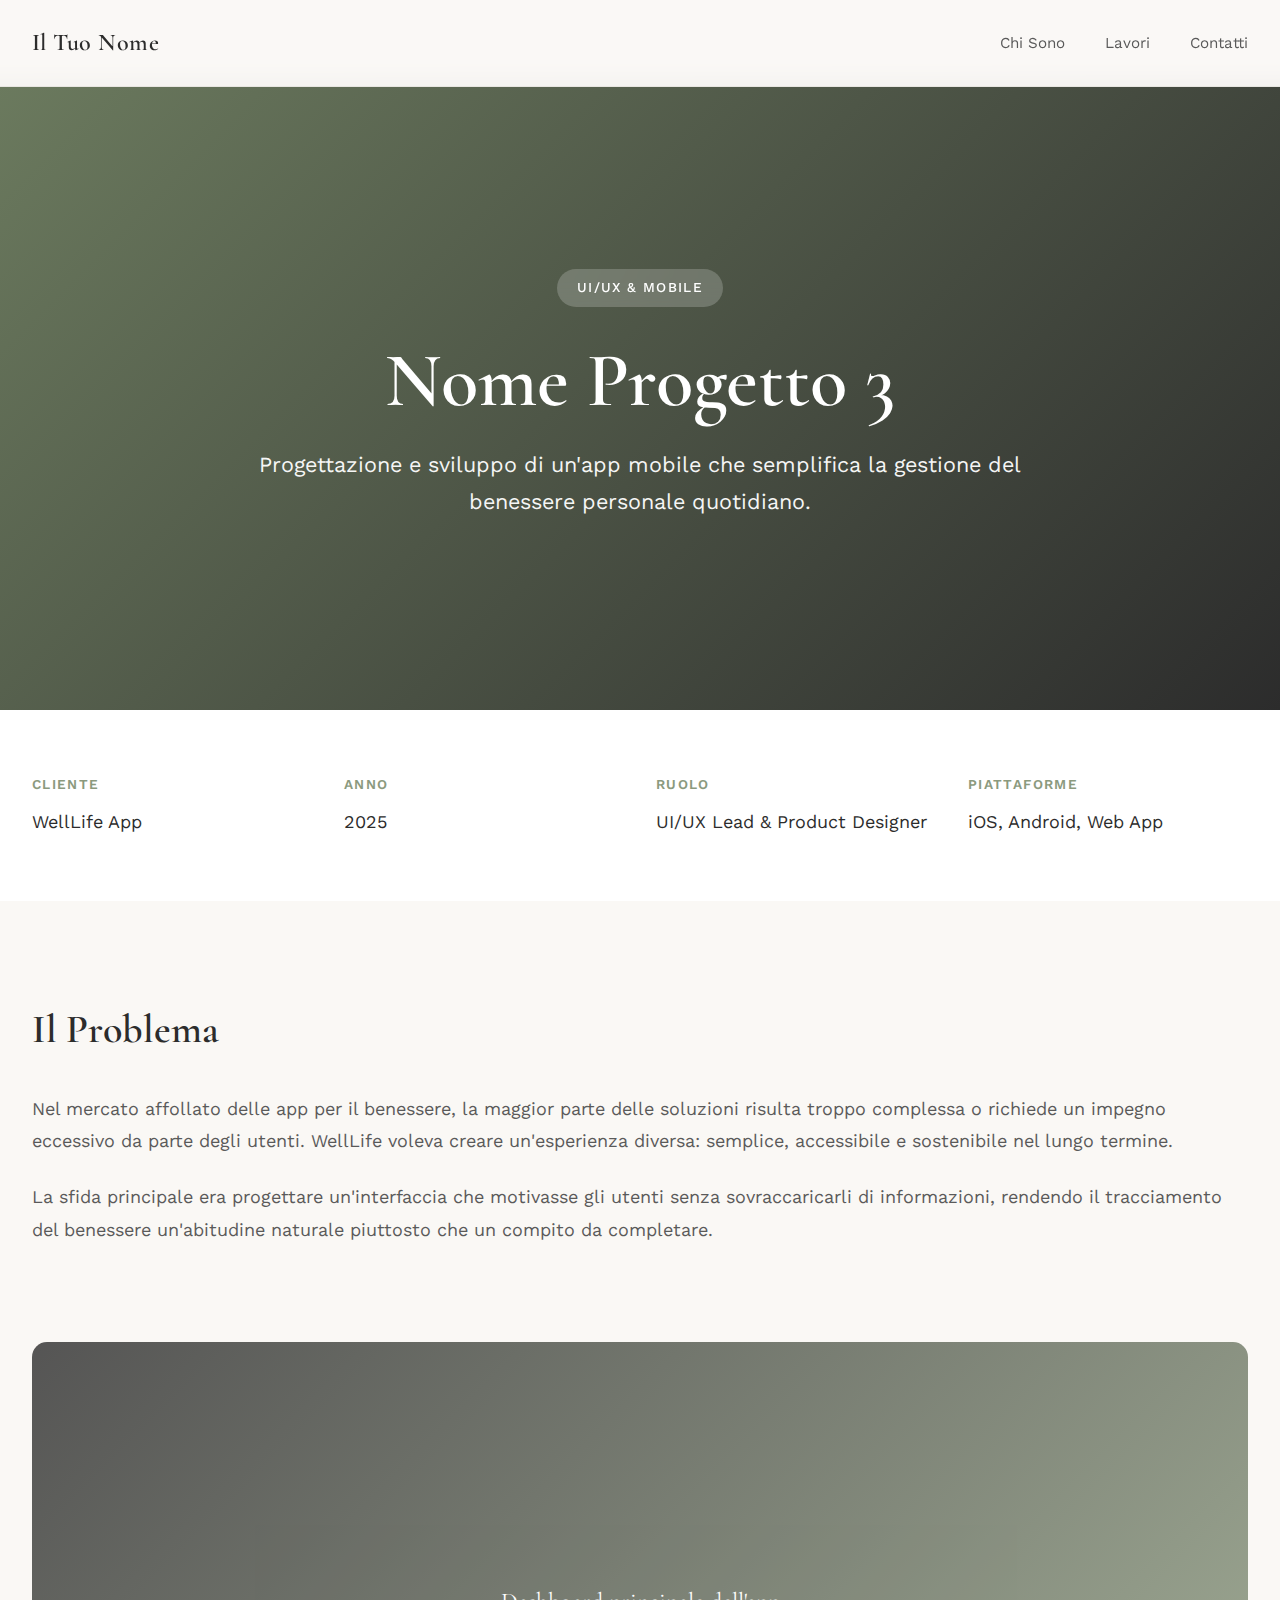
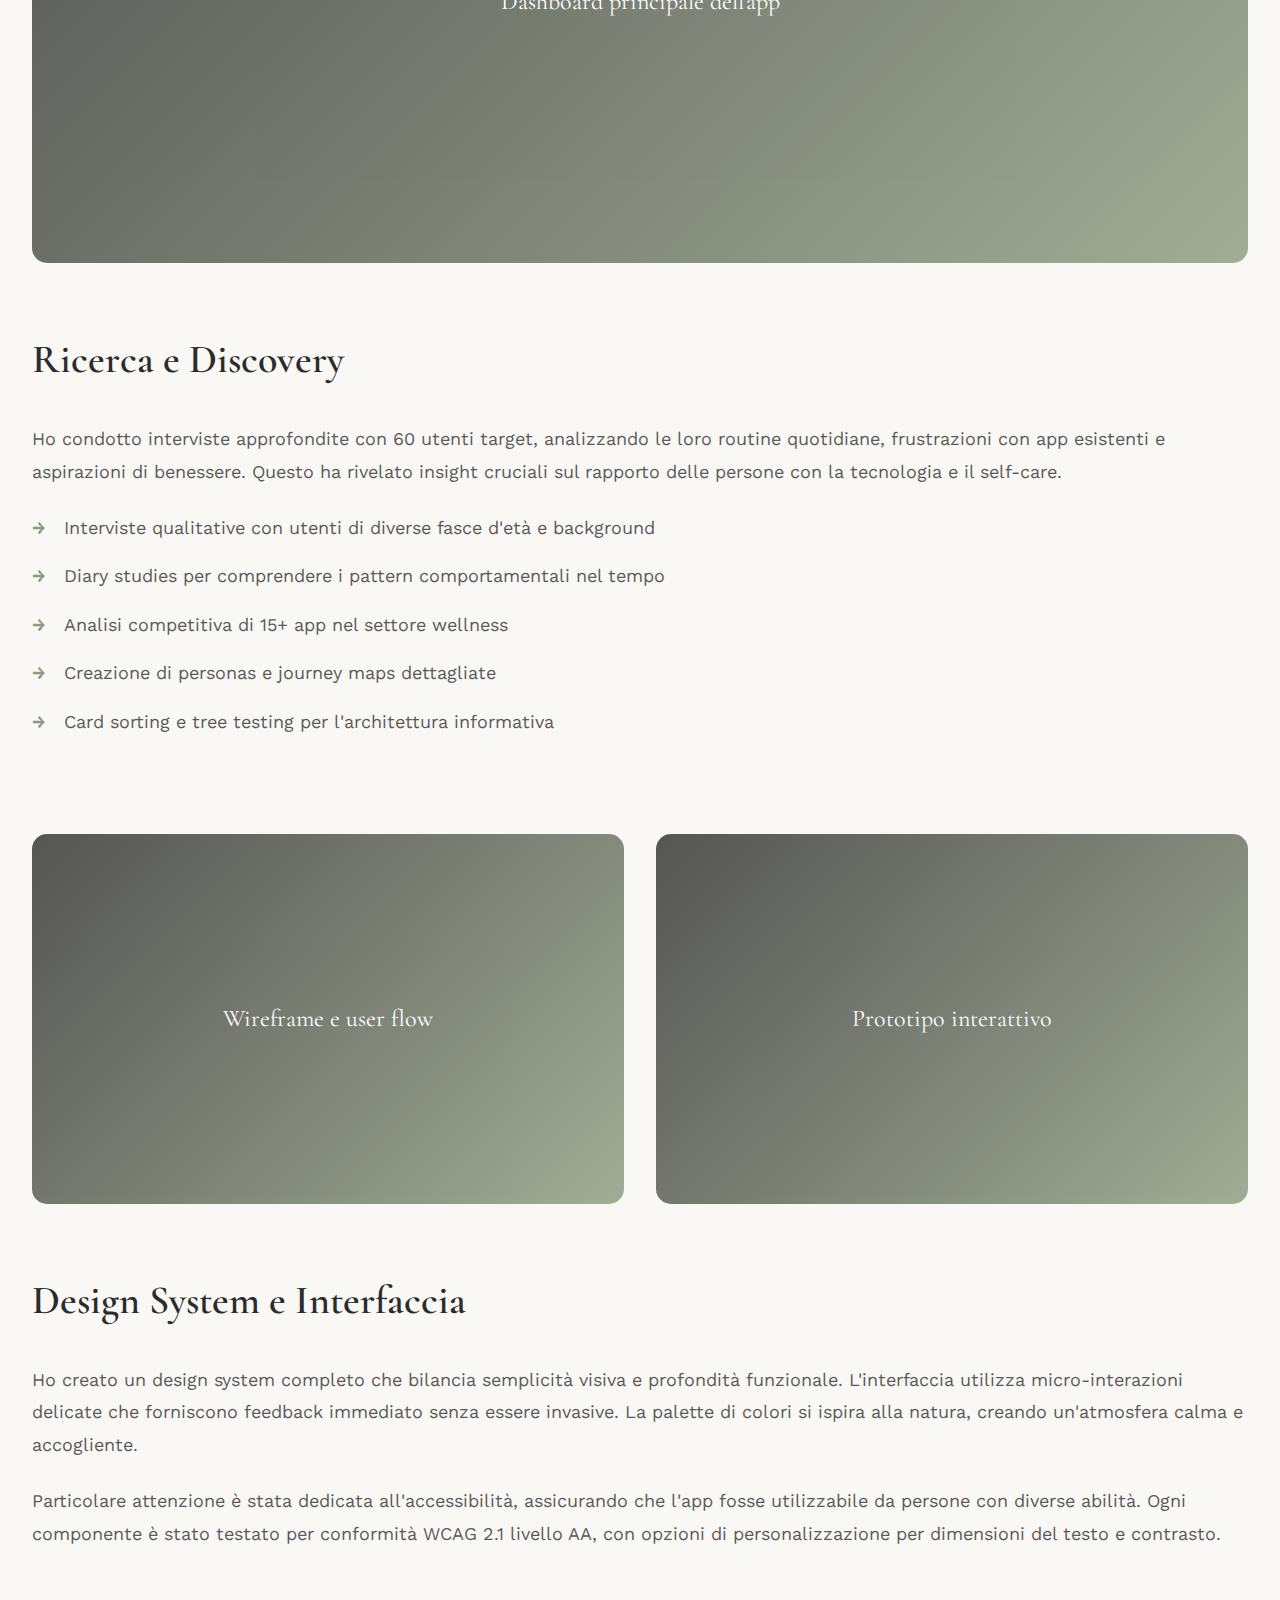
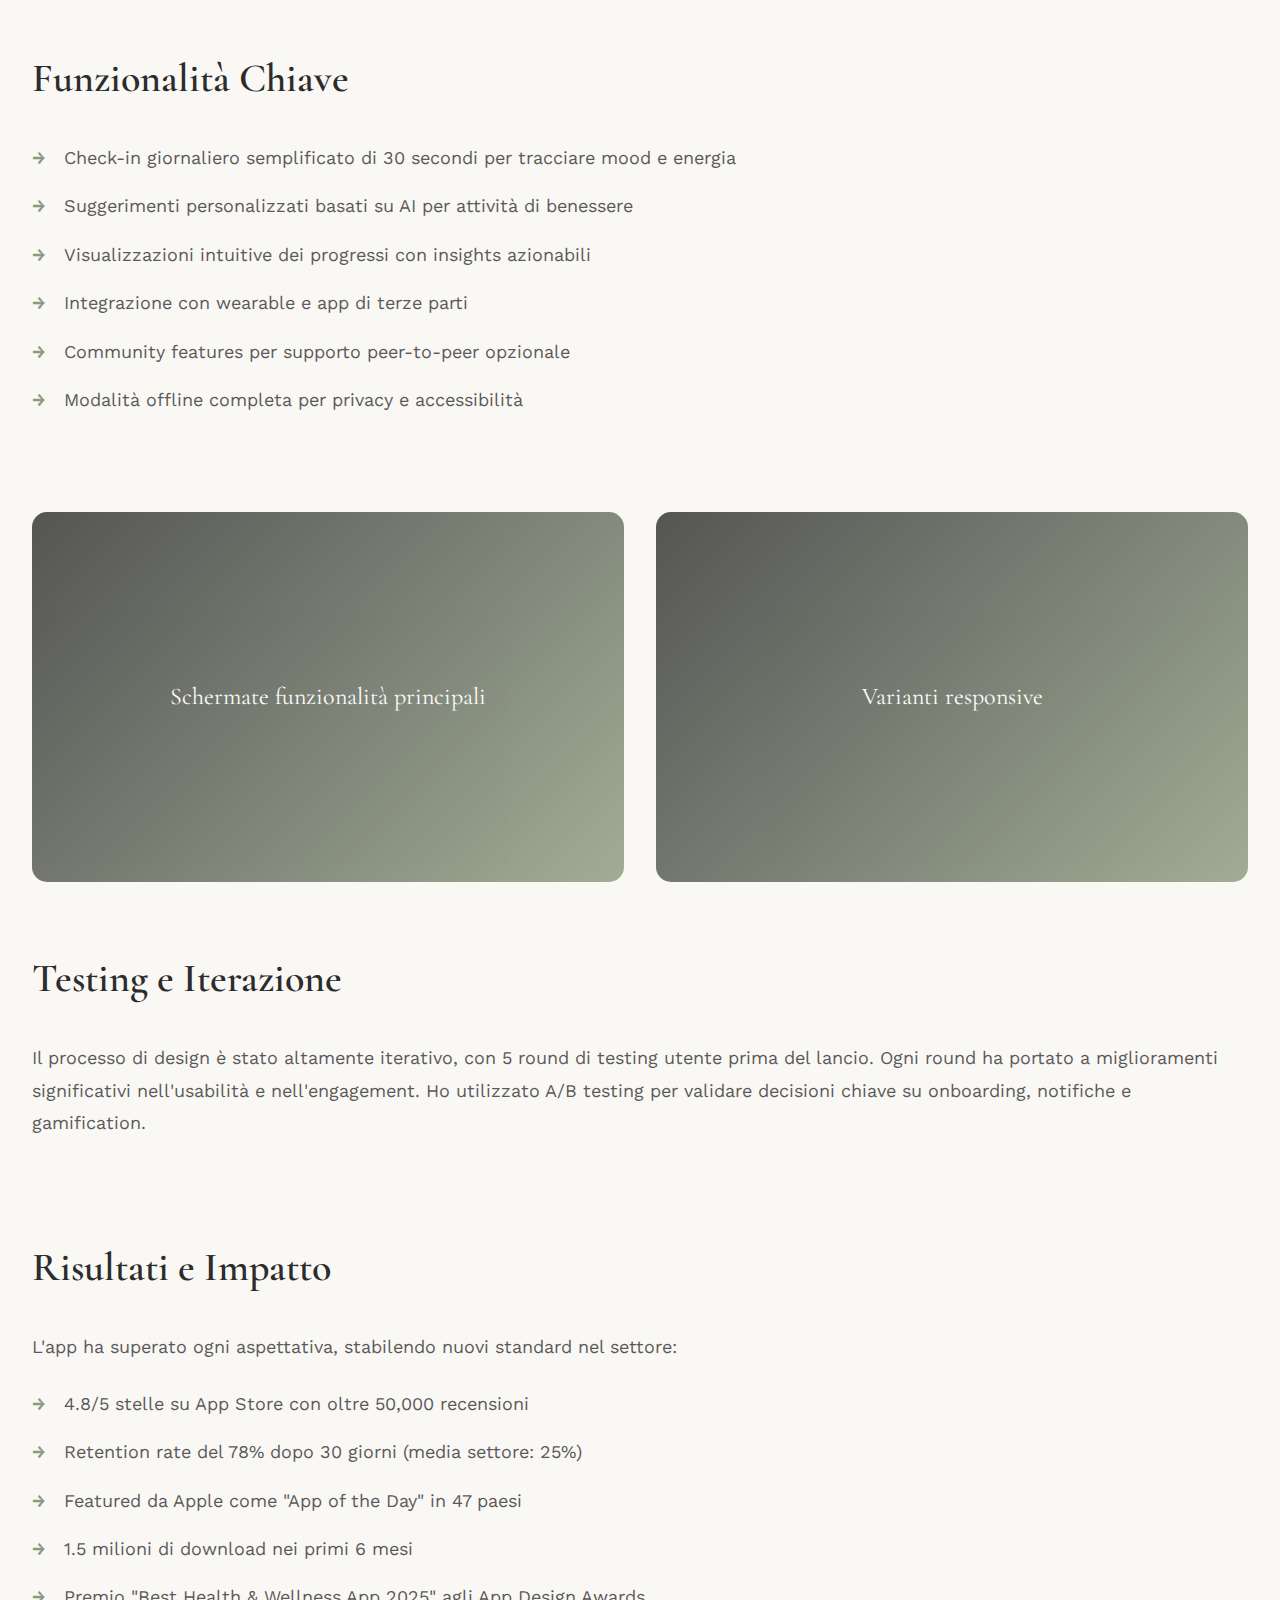
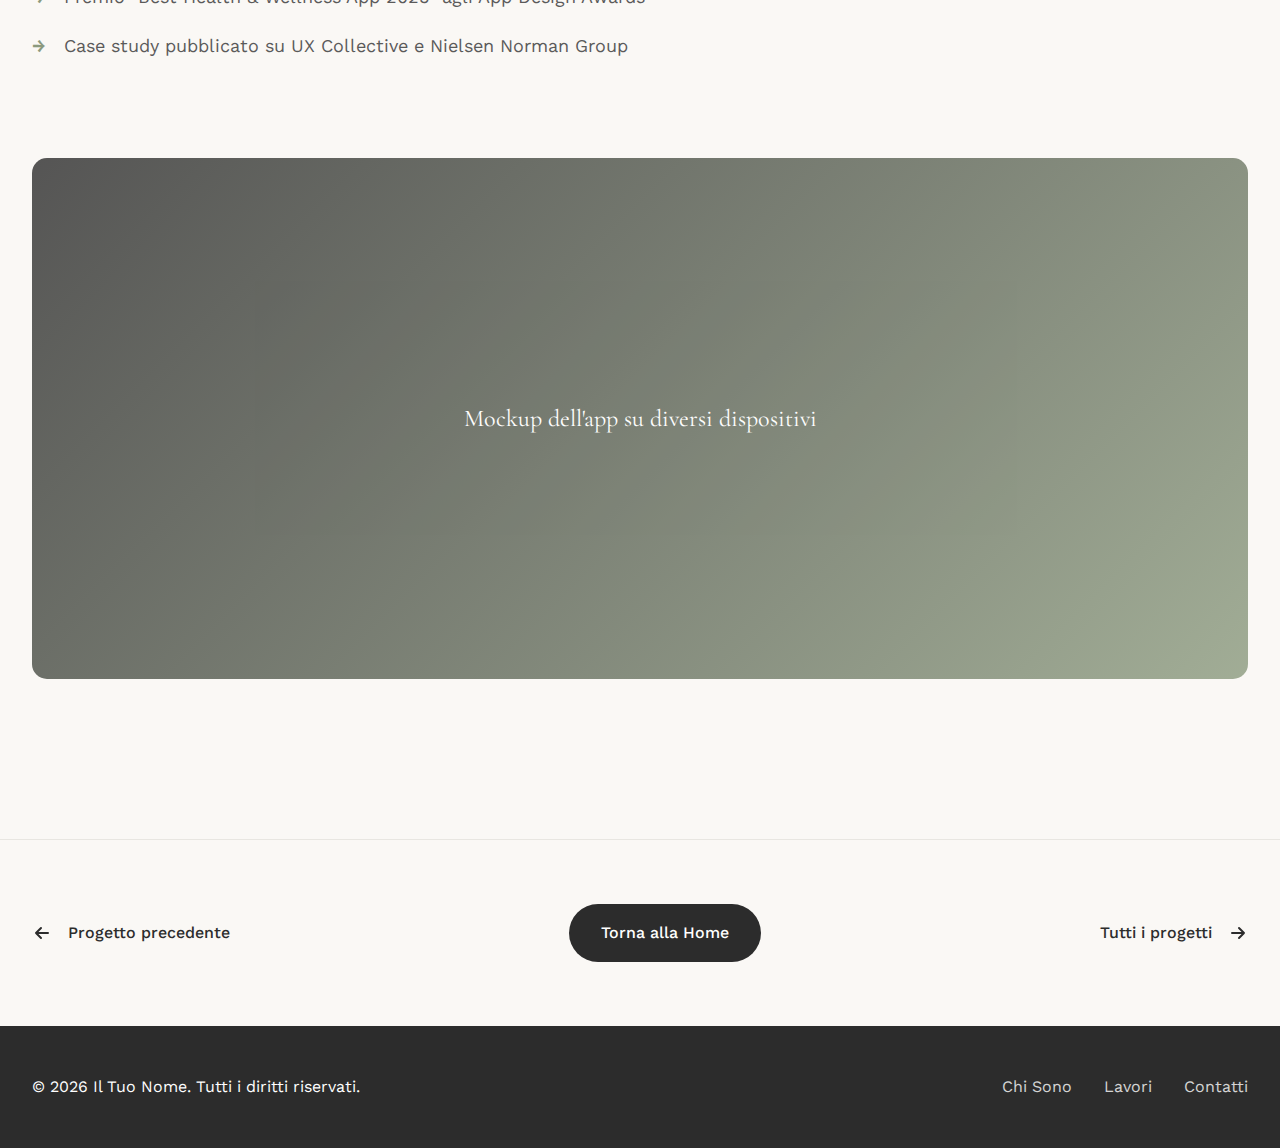
<file: work3.html>
<!DOCTYPE html>
<html lang="it">
<head>
    <meta charset="UTF-8">
    <meta name="viewport" content="width=device-width, initial-scale=1.0">
    <title>Progetto 3 - Il Tuo Nome</title>
    <link rel="stylesheet" href="style.css">
    <link rel="preconnect" href="https://fonts.googleapis.com">
    <link rel="preconnect" href="https://fonts.gstatic.com" crossorigin>
    <link href="https://fonts.googleapis.com/css2?family=Cormorant+Garamond:wght@400;500;600;700&family=Work+Sans:wght@300;400;500;600&display=swap" rel="stylesheet">
    <style>
        .project-hero {
            min-height: 70vh;
            display: flex;
            align-items: center;
            justify-content: center;
            background: linear-gradient(135deg, var(--color-sage-dark) 0%, var(--color-charcoal) 100%);
            position: relative;
            overflow: hidden;
            margin-top: 80px;
        }

        .project-hero-content {
            text-align: center;
            color: var(--color-white);
            max-width: 900px;
            padding: 2rem;
            position: relative;
            z-index: 2;
        }

        .project-category {
            display: inline-block;
            padding: 0.5rem 1.25rem;
            background: rgba(255, 255, 255, 0.2);
            backdrop-filter: blur(10px);
            font-size: 0.85rem;
            font-weight: 500;
            text-transform: uppercase;
            letter-spacing: 0.1em;
            border-radius: 50px;
            margin-bottom: 2rem;
            animation: fadeInUp 0.8s ease-out 0.2s both;
        }

        .project-hero h1 {
            font-family: var(--font-display);
            font-size: clamp(3rem, 6vw, 5rem);
            font-weight: 600;
            line-height: 1.1;
            margin-bottom: 1.5rem;
            animation: fadeInUp 0.8s ease-out 0.3s both;
        }

        .project-hero-description {
            font-size: 1.35rem;
            line-height: 1.7;
            opacity: 0.95;
            animation: fadeInUp 0.8s ease-out 0.4s both;
        }

        .project-meta {
            display: grid;
            grid-template-columns: repeat(auto-fit, minmax(200px, 1fr));
            gap: 2rem;
            max-width: 1400px;
            margin: 0 auto;
            padding: 4rem 2rem;
            background: var(--color-white);
        }

        .meta-item h3 {
            font-family: var(--font-body);
            font-size: 0.85rem;
            text-transform: uppercase;
            letter-spacing: 0.1em;
            color: var(--color-sage);
            margin-bottom: 0.75rem;
            font-weight: 600;
        }

        .meta-item p {
            font-size: 1.125rem;
            color: var(--color-charcoal);
            line-height: 1.6;
        }

        .project-content {
            max-width: 1400px;
            margin: 0 auto;
            padding: var(--space-xl) 2rem;
        }

        .content-section {
            margin-bottom: var(--space-xl);
        }

        .content-section h2 {
            font-family: var(--font-display);
            font-size: 2.5rem;
            font-weight: 600;
            color: var(--color-charcoal);
            margin-bottom: var(--space-md);
        }

        .content-section p {
            font-size: 1.125rem;
            line-height: 1.8;
            color: var(--color-warm-grey);
            margin-bottom: 1.5rem;
        }

        .content-section ul {
            list-style: none;
            padding-left: 0;
        }

        .content-section li {
            font-size: 1.125rem;
            line-height: 1.8;
            color: var(--color-warm-grey);
            margin-bottom: 1rem;
            padding-left: 2rem;
            position: relative;
        }

        .content-section li::before {
            content: '→';
            position: absolute;
            left: 0;
            color: var(--color-sage);
            font-weight: 600;
        }

        .project-image-grid {
            display: grid;
            grid-template-columns: repeat(2, 1fr);
            gap: 2rem;
            margin: var(--space-lg) 0;
        }

        .project-image {
            width: 100%;
            aspect-ratio: 16/10;
            background: linear-gradient(135deg, var(--color-charcoal) 0%, var(--color-sage) 100%);
            border-radius: 15px;
            display: flex;
            align-items: center;
            justify-content: center;
            font-family: var(--font-display);
            font-size: 1.5rem;
            color: var(--color-white);
            opacity: 0.8;
        }

        .project-image.full {
            grid-column: 1 / -1;
            aspect-ratio: 21/9;
        }

        .project-nav {
            display: flex;
            justify-content: space-between;
            align-items: center;
            max-width: 1400px;
            margin: 0 auto;
            padding: var(--space-lg) 2rem;
            border-top: 1px solid var(--color-light-grey);
        }

        .nav-project {
            display: flex;
            align-items: center;
            gap: 1rem;
            text-decoration: none;
            color: var(--color-charcoal);
            font-size: 1rem;
            font-weight: 500;
            transition: var(--transition-smooth);
        }

        .nav-project:hover {
            color: var(--color-sage);
            transform: translateX(-5px);
        }

        .nav-project.next:hover {
            transform: translateX(5px);
        }

        .nav-project svg {
            transition: transform 0.3s ease;
        }

        .back-home {
            padding: 1rem 2rem;
            background: var(--color-charcoal);
            color: var(--color-white);
            text-decoration: none;
            border-radius: 50px;
            font-weight: 500;
            transition: var(--transition-smooth);
        }

        .back-home:hover {
            background: var(--color-sage);
            transform: translateY(-2px);
        }

        @media (max-width: 768px) {
            .project-meta {
                grid-template-columns: 1fr;
            }

            .project-image-grid {
                grid-template-columns: 1fr;
            }

            .project-nav {
                flex-direction: column;
                gap: 1.5rem;
            }
        }
    </style>
</head>
<body>
    <nav class="nav-container">
        <div class="nav-content">
            <a href="index.html" class="logo">Il Tuo Nome</a>
            <div class="nav-links">
                <a href="index.html#about" class="nav-link">Chi Sono</a>
                <a href="index.html#work" class="nav-link">Lavori</a>
                <a href="index.html#contact" class="nav-link">Contatti</a>
            </div>
        </div>
    </nav>

    <section class="project-hero">
        <div class="project-hero-content">
            <div class="project-category">UI/UX & Mobile</div>
            <h1>Nome Progetto 3</h1>
            <p class="project-hero-description">
                Progettazione e sviluppo di un'app mobile che semplifica 
                la gestione del benessere personale quotidiano.
            </p>
        </div>
    </section>

    <section class="project-meta">
        <div class="meta-item">
            <h3>Cliente</h3>
            <p>WellLife App</p>
        </div>
        <div class="meta-item">
            <h3>Anno</h3>
            <p>2025</p>
        </div>
        <div class="meta-item">
            <h3>Ruolo</h3>
            <p>UI/UX Lead & Product Designer</p>
        </div>
        <div class="meta-item">
            <h3>Piattaforme</h3>
            <p>iOS, Android, Web App</p>
        </div>
    </section>

    <div class="project-content">
        <section class="content-section">
            <h2>Il Problema</h2>
            <p>
                Nel mercato affollato delle app per il benessere, la maggior parte delle soluzioni 
                risulta troppo complessa o richiede un impegno eccessivo da parte degli utenti. 
                WellLife voleva creare un'esperienza diversa: semplice, accessibile e sostenibile 
                nel lungo termine.
            </p>
            <p>
                La sfida principale era progettare un'interfaccia che motivasse gli utenti senza 
                sovraccaricarli di informazioni, rendendo il tracciamento del benessere un'abitudine 
                naturale piuttosto che un compito da completare.
            </p>
        </section>

        <div class="project-image-grid">
            <div class="project-image full">Dashboard principale dell'app</div>
        </div>

        <section class="content-section">
            <h2>Ricerca e Discovery</h2>
            <p>
                Ho condotto interviste approfondite con 60 utenti target, analizzando le loro 
                routine quotidiane, frustrazioni con app esistenti e aspirazioni di benessere. 
                Questo ha rivelato insight cruciali sul rapporto delle persone con la tecnologia 
                e il self-care.
            </p>
            <ul>
                <li>Interviste qualitative con utenti di diverse fasce d'età e background</li>
                <li>Diary studies per comprendere i pattern comportamentali nel tempo</li>
                <li>Analisi competitiva di 15+ app nel settore wellness</li>
                <li>Creazione di personas e journey maps dettagliate</li>
                <li>Card sorting e tree testing per l'architettura informativa</li>
            </ul>
        </section>

        <div class="project-image-grid">
            <div class="project-image">Wireframe e user flow</div>
            <div class="project-image">Prototipo interattivo</div>
        </div>

        <section class="content-section">
            <h2>Design System e Interfaccia</h2>
            <p>
                Ho creato un design system completo che bilancia semplicità visiva e profondità 
                funzionale. L'interfaccia utilizza micro-interazioni delicate che forniscono 
                feedback immediato senza essere invasive. La palette di colori si ispira alla 
                natura, creando un'atmosfera calma e accogliente.
            </p>
            <p>
                Particolare attenzione è stata dedicata all'accessibilità, assicurando che 
                l'app fosse utilizzabile da persone con diverse abilità. Ogni componente è 
                stato testato per conformità WCAG 2.1 livello AA, con opzioni di personalizzazione 
                per dimensioni del testo e contrasto.
            </p>
        </section>

        <section class="content-section">
            <h2>Funzionalità Chiave</h2>
            <ul>
                <li>Check-in giornaliero semplificato di 30 secondi per tracciare mood e energia</li>
                <li>Suggerimenti personalizzati basati su AI per attività di benessere</li>
                <li>Visualizzazioni intuitive dei progressi con insights azionabili</li>
                <li>Integrazione con wearable e app di terze parti</li>
                <li>Community features per supporto peer-to-peer opzionale</li>
                <li>Modalità offline completa per privacy e accessibilità</li>
            </ul>
        </section>

        <div class="project-image-grid">
            <div class="project-image">Schermate funzionalità principali</div>
            <div class="project-image">Varianti responsive</div>
        </div>

        <section class="content-section">
            <h2>Testing e Iterazione</h2>
            <p>
                Il processo di design è stato altamente iterativo, con 5 round di testing 
                utente prima del lancio. Ogni round ha portato a miglioramenti significativi 
                nell'usabilità e nell'engagement. Ho utilizzato A/B testing per validare 
                decisioni chiave su onboarding, notifiche e gamification.
            </p>
        </section>

        <section class="content-section">
            <h2>Risultati e Impatto</h2>
            <p>
                L'app ha superato ogni aspettativa, stabilendo nuovi standard nel settore:
            </p>
            <ul>
                <li>4.8/5 stelle su App Store con oltre 50,000 recensioni</li>
                <li>Retention rate del 78% dopo 30 giorni (media settore: 25%)</li>
                <li>Featured da Apple come "App of the Day" in 47 paesi</li>
                <li>1.5 milioni di download nei primi 6 mesi</li>
                <li>Premio "Best Health & Wellness App 2025" agli App Design Awards</li>
                <li>Case study pubblicato su UX Collective e Nielsen Norman Group</li>
            </ul>
        </section>

        <div class="project-image-grid">
            <div class="project-image full">Mockup dell'app su diversi dispositivi</div>
        </div>
    </div>

    <nav class="project-nav">
        <a href="work2.html" class="nav-project">
            <svg width="20" height="20" viewBox="0 0 20 20" fill="none">
                <path d="M16 10H4M4 10L9 15M4 10L9 5" stroke="currentColor" stroke-width="2" stroke-linecap="round"/>
            </svg>
            <span>Progetto precedente</span>
        </a>
        <a href="index.html" class="back-home">Torna alla Home</a>
        <a href="index.html#work" class="nav-project next">
            <span>Tutti i progetti</span>
            <svg width="20" height="20" viewBox="0 0 20 20" fill="none">
                <path d="M4 10H16M16 10L11 5M16 10L11 15" stroke="currentColor" stroke-width="2" stroke-linecap="round"/>
            </svg>
        </a>
    </nav>

    <footer class="footer">
        <div class="footer-content">
            <p>&copy; 2026 Il Tuo Nome. Tutti i diritti riservati.</p>
            <div class="footer-links">
                <a href="index.html#about">Chi Sono</a>
                <a href="index.html#work">Lavori</a>
                <a href="index.html#contact">Contatti</a>
            </div>
        </div>
    </footer>
</body>
</html>
</file>
<file: style.css>
:root {
    /* Color Palette - Natural & Modern */
    --color-cream: #FAF8F5;
    --color-sage: #8B9A7E;
    --color-sage-dark: #6B7A5E;
    --color-terracotta: #C67B5C;
    --color-charcoal: #2C2C2C;
    --color-warm-grey: #5A5A5A;
    --color-light-grey: #E8E6E1;
    --color-white: #FFFFFF;
    
    /* Typography */
    --font-display: 'Cormorant Garamond', serif;
    --font-body: 'Work Sans', sans-serif;
    
    /* Spacing */
    --space-xs: 0.5rem;
    --space-sm: 1rem;
    --space-md: 2rem;
    --space-lg: 4rem;
    --space-xl: 6rem;
    
    /* Transitions */
    --transition-smooth: all 0.4s cubic-bezier(0.4, 0, 0.2, 1);
    --transition-bounce: all 0.6s cubic-bezier(0.34, 1.56, 0.64, 1);
}

* {
    margin: 0;
    padding: 0;
    box-sizing: border-box;
}

html {
    scroll-behavior: smooth;
}

body {
    font-family: var(--font-body);
    background-color: var(--color-cream);
    color: var(--color-charcoal);
    line-height: 1.6;
    font-size: 16px;
    overflow-x: hidden;
}

/* Navigation */
.nav-container {
    position: fixed;
    top: 0;
    left: 0;
    right: 0;
    background: rgba(250, 248, 245, 0.95);
    backdrop-filter: blur(10px);
    border-bottom: 1px solid var(--color-light-grey);
    z-index: 1000;
    animation: slideDown 0.6s ease-out;
}

@keyframes slideDown {
    from {
        transform: translateY(-100%);
        opacity: 0;
    }
    to {
        transform: translateY(0);
        opacity: 1;
    }
}

.nav-content {
    max-width: 1400px;
    margin: 0 auto;
    padding: 1.5rem 2rem;
    display: flex;
    justify-content: space-between;
    align-items: center;
}

.logo {
    font-family: var(--font-display);
    font-size: 1.5rem;
    font-weight: 600;
    color: var(--color-charcoal);
    text-decoration: none;
    letter-spacing: 0.02em;
    transition: var(--transition-smooth);
}

.logo:hover {
    color: var(--color-sage);
}

.nav-links {
    display: flex;
    gap: 2.5rem;
}

.nav-link {
    font-family: var(--font-body);
    font-size: 0.95rem;
    font-weight: 400;
    color: var(--color-warm-grey);
    text-decoration: none;
    position: relative;
    transition: var(--transition-smooth);
}

.nav-link::after {
    content: '';
    position: absolute;
    bottom: -5px;
    left: 0;
    width: 0;
    height: 2px;
    background-color: var(--color-sage);
    transition: width 0.3s ease;
}

.nav-link:hover {
    color: var(--color-charcoal);
}

.nav-link:hover::after {
    width: 100%;
}

/* Hero Section */
.hero {
    min-height: 100vh;
    display: flex;
    align-items: center;
    position: relative;
    padding: 8rem 2rem 4rem;
    overflow: hidden;
}

.hero-content {
    max-width: 1400px;
    margin: 0 auto;
    width: 100%;
    position: relative;
    z-index: 2;
}

.hero-badge {
    display: inline-block;
    padding: 0.5rem 1.25rem;
    background: var(--color-sage);
    color: var(--color-white);
    font-size: 0.75rem;
    font-weight: 500;
    text-transform: uppercase;
    letter-spacing: 0.1em;
    border-radius: 50px;
    margin-bottom: 2rem;
    animation: fadeInUp 0.8s ease-out 0.2s both;
}

.hero-title {
    font-family: var(--font-display);
    font-size: clamp(3rem, 8vw, 6.5rem);
    font-weight: 600;
    line-height: 1.1;
    margin-bottom: 2rem;
    color: var(--color-charcoal);
}

.title-line {
    display: block;
    animation: fadeInUp 0.8s ease-out both;
}

.title-line:nth-child(1) {
    animation-delay: 0.3s;
}

.title-line:nth-child(2) {
    animation-delay: 0.4s;
}

.highlight {
    color: var(--color-terracotta);
    font-style: italic;
}

.hero-description {
    font-size: 1.25rem;
    max-width: 600px;
    color: var(--color-warm-grey);
    margin-bottom: 3rem;
    line-height: 1.8;
    animation: fadeInUp 0.8s ease-out 0.6s both;
}

.cta-button {
    display: inline-flex;
    align-items: center;
    gap: 0.75rem;
    padding: 1.25rem 2.5rem;
    background: var(--color-charcoal);
    color: var(--color-white);
    font-family: var(--font-body);
    font-size: 1rem;
    font-weight: 500;
    text-decoration: none;
    border-radius: 50px;
    transition: var(--transition-smooth);
    animation: fadeInUp 0.8s ease-out 0.8s both;
}

.cta-button:hover {
    background: var(--color-sage);
    transform: translateY(-2px);
    box-shadow: 0 10px 30px rgba(139, 154, 126, 0.3);
}

.cta-button svg {
    transition: transform 0.3s ease;
}

.cta-button:hover svg {
    transform: translateX(5px);
}

/* Hero Decoration */
.hero-decoration {
    position: absolute;
    right: 10%;
    top: 50%;
    transform: translateY(-50%);
    z-index: 1;
    opacity: 0.6;
}

.decoration-circle {
    width: 400px;
    height: 400px;
    border-radius: 50%;
    background: linear-gradient(135deg, var(--color-sage) 0%, var(--color-terracotta) 100%);
    opacity: 0.1;
    animation: float 6s ease-in-out infinite;
}

.decoration-line {
    position: absolute;
    top: 50%;
    left: 50%;
    width: 300px;
    height: 2px;
    background: var(--color-sage);
    transform: translate(-50%, -50%) rotate(-45deg);
    opacity: 0.2;
}

@keyframes float {
    0%, 100% { transform: translateY(0); }
    50% { transform: translateY(-30px); }
}

@keyframes fadeInUp {
    from {
        opacity: 0;
        transform: translateY(30px);
    }
    to {
        opacity: 1;
        transform: translateY(0);
    }
}

/* Section Containers */
.section-container {
    max-width: 1400px;
    margin: 0 auto;
    padding: var(--space-xl) 2rem;
}

.section-title {
    font-family: var(--font-display);
    font-size: clamp(2.5rem, 5vw, 4rem);
    font-weight: 600;
    color: var(--color-charcoal);
    margin-bottom: var(--space-md);
    letter-spacing: -0.02em;
}

.section-subtitle {
    font-size: 1.25rem;
    color: var(--color-warm-grey);
    margin-bottom: var(--space-lg);
}

/* About Section */
.about-section {
    background: var(--color-white);
}

.about-grid {
    display: grid;
    grid-template-columns: 1.2fr 1fr;
    gap: var(--space-lg);
    align-items: center;
    opacity: 0;
    transform: translateY(30px);
    transition: var(--transition-smooth);
}

.about-grid.visible {
    opacity: 1;
    transform: translateY(0);
}

.text-content {
    margin-bottom: var(--space-md);
}

.text-content p {
    font-size: 1.125rem;
    line-height: 1.8;
    color: var(--color-warm-grey);
    margin-bottom: 1.5rem;
}

.skills-list {
    display: flex;
    flex-wrap: wrap;
    gap: 1rem;
}

.skill-tag {
    padding: 0.75rem 1.5rem;
    background: var(--color-light-grey);
    color: var(--color-charcoal);
    font-size: 0.9rem;
    font-weight: 500;
    border-radius: 50px;
    transition: var(--transition-smooth);
}

.skill-tag:hover {
    background: var(--color-sage);
    color: var(--color-white);
    transform: translateY(-2px);
}

.about-image {
    position: relative;
}

.image-placeholder {
    width: 100%;
    aspect-ratio: 3/4;
    background: linear-gradient(135deg, var(--color-light-grey) 0%, var(--color-sage) 100%);
    border-radius: 20px;
    display: flex;
    align-items: center;
    justify-content: center;
    font-family: var(--font-display);
    font-size: 1.5rem;
    color: var(--color-white);
    opacity: 0.8;
}

/* Work Section */
.work-section {
    background: var(--color-cream);
}

.section-header {
    margin-bottom: var(--space-lg);
}

.work-grid {
    display: grid;
    grid-template-columns: repeat(auto-fit, minmax(350px, 1fr));
    gap: 3rem;
}

.work-card {
    opacity: 0;
    transform: translateY(30px);
    transition: var(--transition-smooth);
}

.work-card.visible {
    opacity: 1;
    transform: translateY(0);
}

.work-card:nth-child(1) { transition-delay: 0.1s; }
.work-card:nth-child(2) { transition-delay: 0.2s; }
.work-card:nth-child(3) { transition-delay: 0.3s; }

.work-link {
    text-decoration: none;
    color: inherit;
    display: block;
}

.work-image {
    position: relative;
    overflow: hidden;
    border-radius: 15px;
    margin-bottom: var(--space-md);
}

.work-image-placeholder {
    width: 100%;
    aspect-ratio: 16/10;
    background: linear-gradient(135deg, var(--color-sage) 0%, var(--color-terracotta) 100%);
    display: flex;
    align-items: center;
    justify-content: center;
    font-family: var(--font-display);
    font-size: 2rem;
    color: var(--color-white);
    transition: transform 0.6s ease;
}

.work-overlay {
    position: absolute;
    inset: 0;
    background: rgba(44, 44, 44, 0.9);
    display: flex;
    align-items: center;
    justify-content: center;
    opacity: 0;
    transition: opacity 0.4s ease;
}

.view-project {
    color: var(--color-white);
    font-family: var(--font-body);
    font-size: 1.125rem;
    font-weight: 500;
}

.work-card:hover .work-image-placeholder {
    transform: scale(1.05);
}

.work-card:hover .work-overlay {
    opacity: 1;
}

.work-info {
    padding: 0 0.5rem;
}

.work-title {
    font-family: var(--font-display);
    font-size: 1.75rem;
    font-weight: 600;
    margin-bottom: var(--space-sm);
    color: var(--color-charcoal);
}

.work-description {
    font-size: 1rem;
    line-height: 1.7;
    color: var(--color-warm-grey);
    margin-bottom: var(--space-sm);
}

.work-tags {
    display: flex;
    gap: 0.75rem;
}

.tag {
    padding: 0.5rem 1rem;
    background: var(--color-light-grey);
    color: var(--color-warm-grey);
    font-size: 0.85rem;
    border-radius: 50px;
    transition: var(--transition-smooth);
}

.work-card:hover .tag {
    background: var(--color-sage);
    color: var(--color-white);
}

/* Contact Section */
.contact-section {
    background: var(--color-white);
}

.contact-content {
    text-align: center;
    max-width: 800px;
    margin: 0 auto;
    opacity: 0;
    transform: translateY(30px);
    transition: var(--transition-smooth);
}

.contact-content.visible {
    opacity: 1;
    transform: translateY(0);
}

.contact-text {
    font-size: 1.25rem;
    line-height: 1.8;
    color: var(--color-warm-grey);
    margin-bottom: var(--space-lg);
}

.contact-methods {
    display: flex;
    flex-direction: column;
    gap: 1.5rem;
    max-width: 500px;
    margin: 0 auto;
}

.contact-button {
    display: flex;
    justify-content: space-between;
    align-items: center;
    padding: 1.5rem 2rem;
    background: var(--color-light-grey);
    border-radius: 15px;
    text-decoration: none;
    color: var(--color-charcoal);
    transition: var(--transition-smooth);
}

.contact-button:hover {
    background: var(--color-sage);
    color: var(--color-white);
    transform: translateX(10px);
}

.contact-button span:first-child {
    font-weight: 600;
    font-size: 1.125rem;
}

.contact-detail {
    font-size: 0.95rem;
    opacity: 0.8;
}

/* Footer */
.footer {
    background: var(--color-charcoal);
    color: var(--color-white);
    padding: 3rem 2rem;
}

.footer-content {
    max-width: 1400px;
    margin: 0 auto;
    display: flex;
    justify-content: space-between;
    align-items: center;
}

.footer-links {
    display: flex;
    gap: 2rem;
}

.footer-links a {
    color: var(--color-white);
    text-decoration: none;
    opacity: 0.8;
    transition: var(--transition-smooth);
}

.footer-links a:hover {
    opacity: 1;
    color: var(--color-sage);
}

/* Responsive Design */
@media (max-width: 1024px) {
    .hero-decoration {
        right: 5%;
    }
    
    .decoration-circle {
        width: 300px;
        height: 300px;
    }
}

@media (max-width: 768px) {
    .nav-links {
        gap: 1.5rem;
    }
    
    .nav-link {
        font-size: 0.9rem;
    }
    
    .hero {
        padding: 6rem 1.5rem 3rem;
    }
    
    .hero-decoration {
        opacity: 0.3;
    }
    
    .about-grid {
        grid-template-columns: 1fr;
    }
    
    .work-grid {
        grid-template-columns: 1fr;
    }
    
    .section-container {
        padding: var(--space-lg) 1.5rem;
    }
    
    .footer-content {
        flex-direction: column;
        gap: 1.5rem;
        text-align: center;
    }
}

@media (max-width: 480px) {
    .nav-content {
        padding: 1rem 1.5rem;
    }
    
    .nav-links {
        gap: 1rem;
    }
    
    .hero-badge {
        font-size: 0.7rem;
        padding: 0.4rem 1rem;
    }
    
    .hero-description {
        font-size: 1.1rem;
    }
    
    .cta-button {
        padding: 1rem 2rem;
        font-size: 0.95rem;
    }
}
</file>
